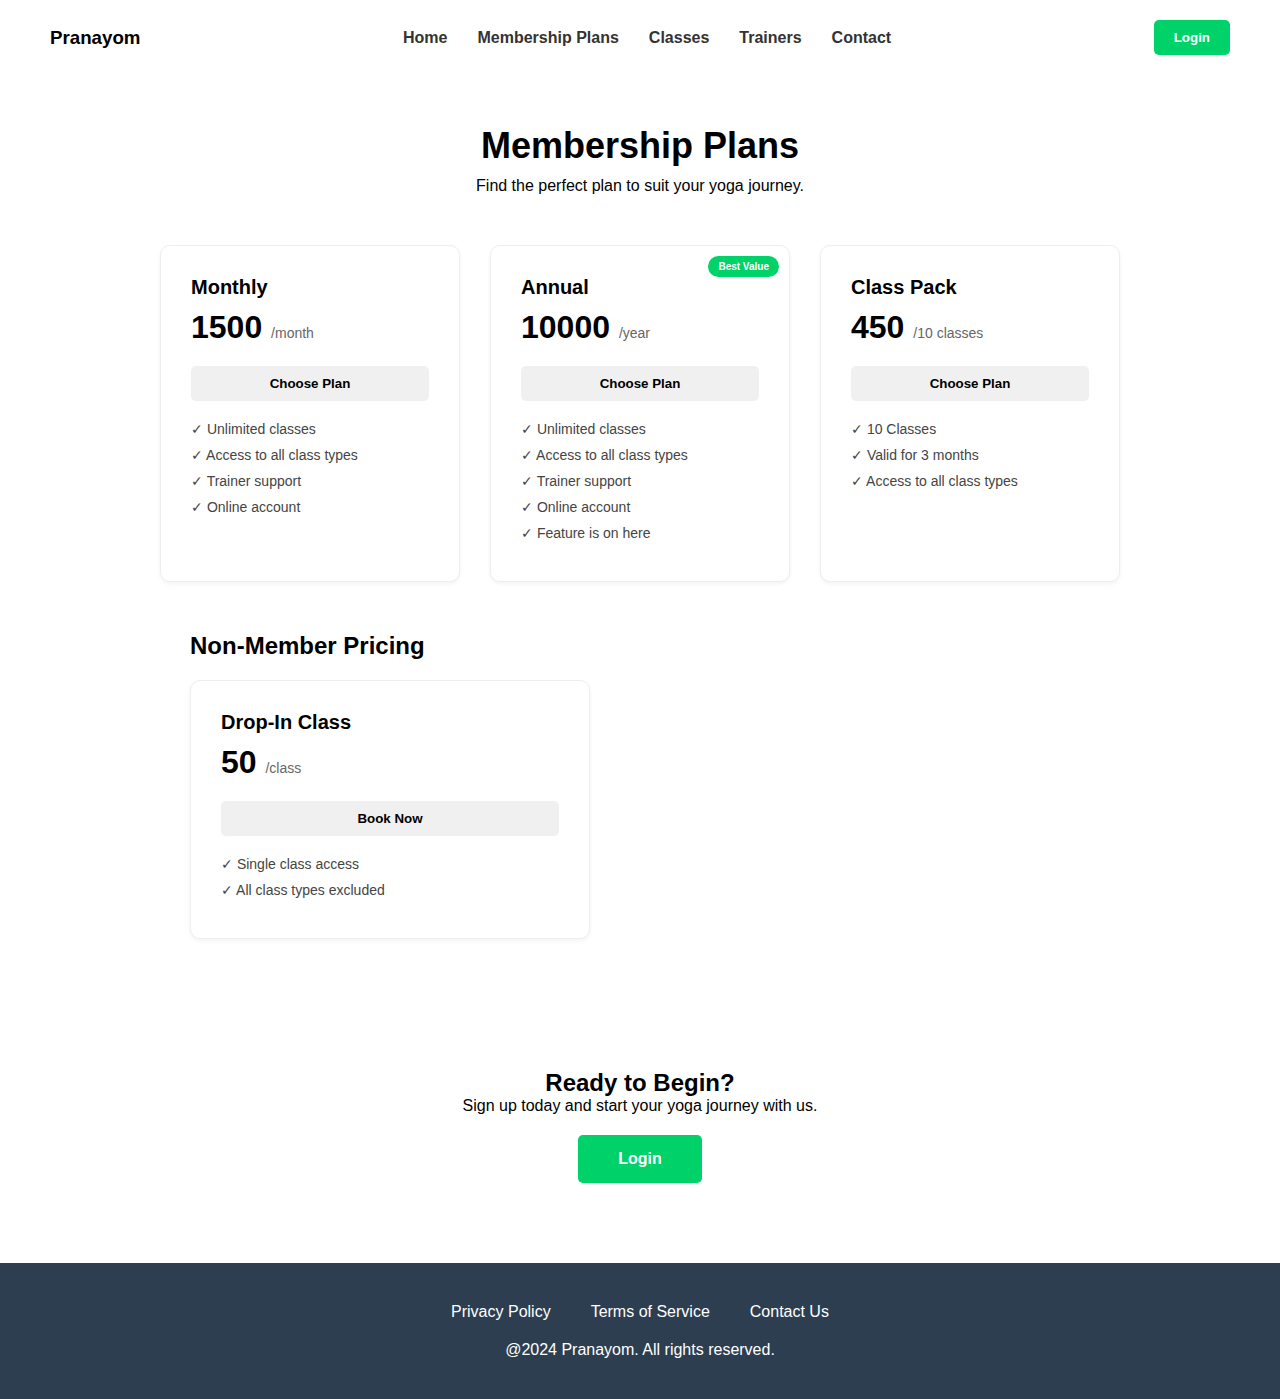
<file: membership.html>
<!DOCTYPE html>
<html lang="en">
<head>
    <meta charset="UTF-8">
    <meta name="viewport" content="width=device-width, initial-scale=1.0">
    <title>Membership Plans - Pranayom</title>
    <link rel="stylesheet" href="style.css">
</head>
<body>

    <!-- Navbar -->
    <div class="navbar">
        <div class="logo">
            <h3><a href="index.html">Pranayom</a></h3>
        </div>
        <div class="list">
            <li><a href="index.html">Home</a></li>
            <li><a href="membership.html">Membership Plans</a></li>
            <li><a href="#">Classes</a></li>
            <li><a href="#">Trainers</a></li>
            <li><a href="#">Contact</a></li>
        </div>
        <button class="btn-login" onclick="window.location.href='login.html'">Login</button>
    </div>

    <!-- Membership Header -->
    <div class="page-header">
        <h1>Membership Plans</h1>
        <p>Find the perfect plan to suit your yoga journey.</p>
    </div>

    <!-- Pricing Cards -->
    <div class="pricing-container">
        <!-- Monthly -->
        <div class="pricing-card">
            <h3>Monthly</h3>
            <div class="price">1500 <span class="period">/month</span></div>
            <button class="btn-choose">Choose Plan</button>
            <ul class="features">
                <li>✓ Unlimited classes</li>
                <li>✓ Access to all class types</li>
                <li>✓ Trainer support</li>
                <li>✓ Online account</li>
            </ul>
        </div>

        <!-- Annual -->
        <div class="pricing-card">
            <div class="best-value">Best Value</div>
            <h3>Annual</h3>
            <div class="price">10000 <span class="period">/year</span></div>
            <button class="btn-choose">Choose Plan</button>
            <ul class="features">
                <li>✓ Unlimited classes</li>
                <li>✓ Access to all class types</li>
                <li>✓ Trainer support</li>
                <li>✓ Online account</li>
                <li>✓ Feature is on here</li>
            </ul>
        </div>

        <!-- Class Pack -->
        <div class="pricing-card">
            <h3>Class Pack</h3>
            <div class="price">450 <span class="period">/10 classes</span></div>
            <button class="btn-choose">Choose Plan</button>
            <ul class="features">
                <li>✓ 10 Classes</li>
                <li>✓ Valid for 3 months</li>
                <li>✓ Access to all class types</li>
            </ul>
        </div>
    </div>

    <!-- Non-Member Pricing -->
    <div class="non-member-section">
        <h2>Non-Member Pricing</h2>
        <div class="pricing-card wide-card">
            <h3>Drop-In Class</h3>
            <div class="price">50 <span class="period">/class</span></div>
            <button class="btn-choose">Book Now</button>
            <ul class="features">
                <li>✓ Single class access</li>
                <li>✓ All class types excluded</li>
            </ul>
        </div>
    </div>

    <!-- CTA Section -->
    <div class="cta-section">
        <h2>Ready to Begin?</h2>
        <p>Sign up today and start your yoga journey with us.</p>
        <button class="btn-login" style="padding: 15px 40px; font-size: 16px; margin-top: 20px;" onclick="window.location.href='login.html'">Login</button>
    </div>

    <!-- Footer -->
    <footer>
        <div class="footer-links">
            <span>Privacy Policy</span>
            <span>Terms of Service</span>
            <span>Contact Us</span>
        </div>
        <p>@2024 Pranayom. All rights reserved.</p>
    </footer>

</body>
</html>
</file>
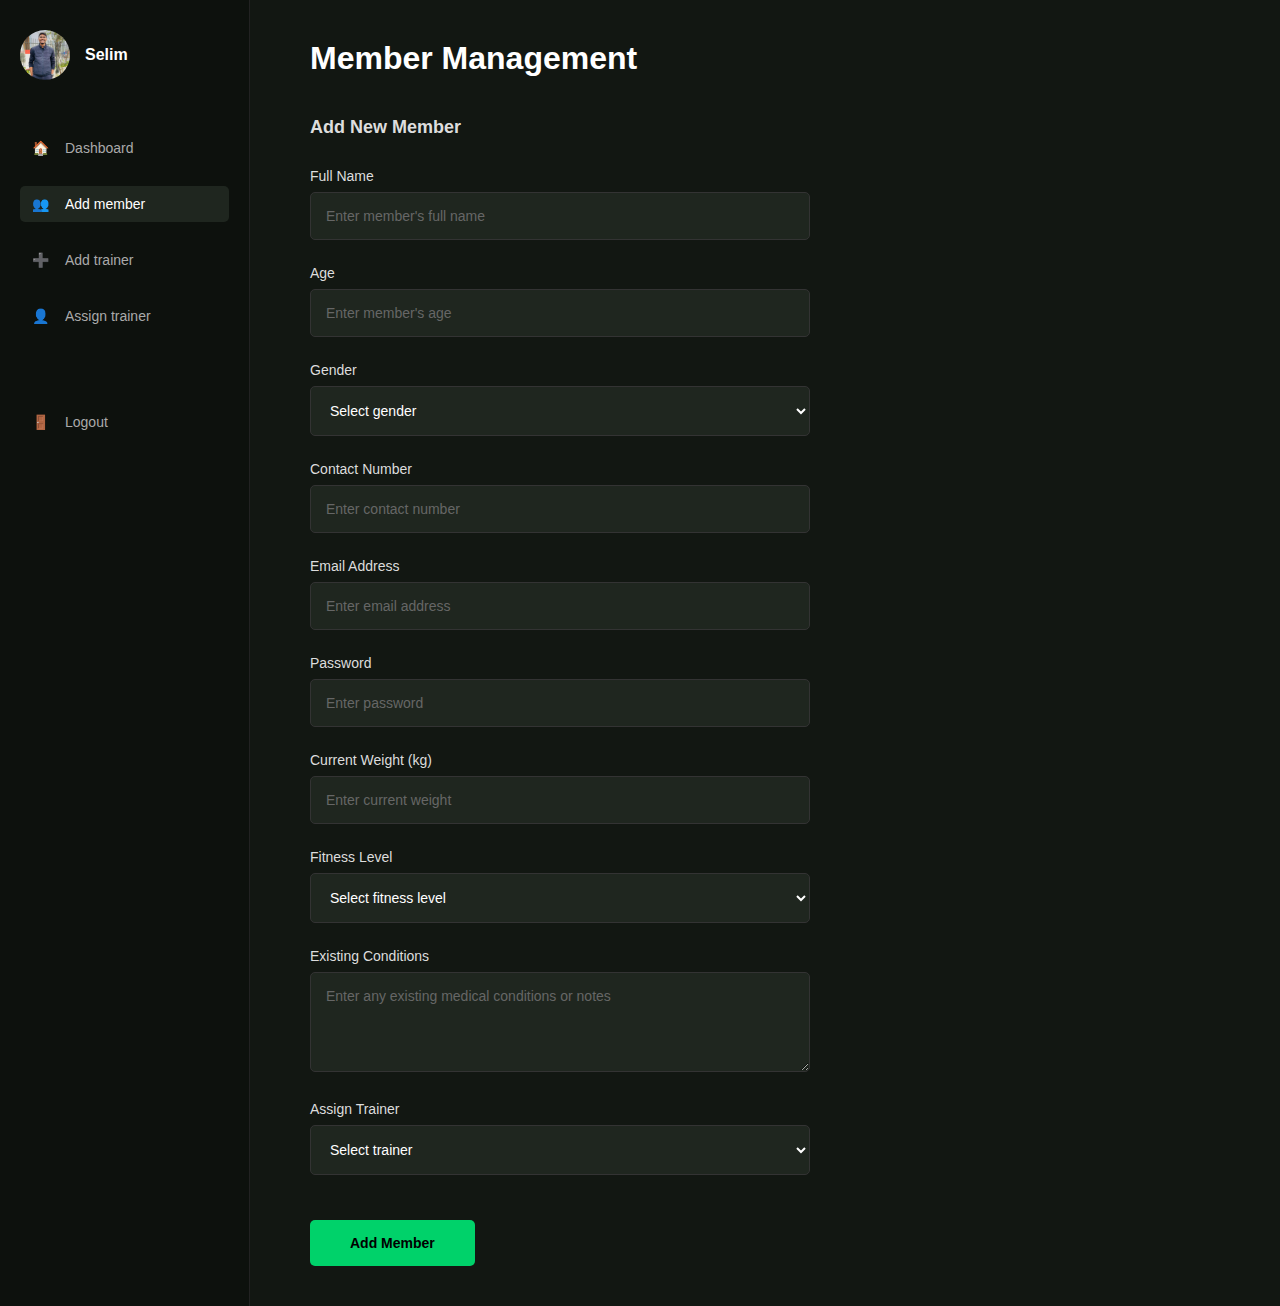
<file: admin/add_member.html>
<!DOCTYPE html>
<html lang="en">
  <head>
    <meta charset="UTF-8" />
    <meta name="viewport" content="width=device-width, initial-scale=1.0" />
    <title>Member Management - Pranayom</title>
    <style>
      * {
        margin: 0;
        padding: 0;
        box-sizing: border-box;
        font-family: sans-serif;
      }

      body {
        background-color: #121712;
        color: white;
        display: flex;
        min-height: 100vh;
      }

      /* Sidebar */
      .sidebar {
        width: 250px;
        background-color: #0d110d;
        padding: 30px 20px;
        border-right: 1px solid #222;
      }

      .user-profile {
        display: flex;
        align-items: center;
        gap: 15px;
        margin-bottom: 50px;
      }

      .avatar {
        width: 50px;
        height: 50px;
        border-radius: 50%;
        background-color: #333;
        overflow: hidden;
      }

      .avatar img {
        width: 100%;
        height: 100%;
        object-fit: cover;
      }

      .user-name {
        font-weight: bold;
        font-size: 16px;
      }

      .menu {
        display: flex;
        flex-direction: column;
        gap: 20px;
      }

      .menu-item {
        display: flex;
        align-items: center;
        gap: 15px;
        color: #aaa;
        text-decoration: none;
        font-size: 14px;
        padding: 10px;
        border-radius: 5px;
        transition: 0.3s;
      }

      .menu-item:hover,
      .menu-item.active {
        background-color: #1f261f;
        color: white;
      }

      .icon {
        width: 20px;
        text-align: center;
      }

      /* Main Content */
      .main-content {
        flex: 1;
        padding: 40px 60px;
      }

      h1 {
        font-size: 32px;
        margin-bottom: 40px;
      }

      h2 {
        font-size: 18px;
        margin-bottom: 30px;
        color: #ddd;
      }

      /* Form Styling */
      .form-container {
        max-width: 500px;
      }

      .input-group {
        margin-bottom: 25px;
      }

      .input-group label {
        display: block;
        font-size: 14px;
        margin-bottom: 8px;
        color: #ddd;
      }

      .input-field {
        width: 100%;
        background-color: #1f261f;
        border: 1px solid #333;
        padding: 15px;
        border-radius: 5px;
        color: white;
        font-size: 14px;
      }

      .input-field::placeholder {
        color: #666;
      }

      .input-field:focus {
        outline: none;
        border-color: #00d26a;
      }

      textarea.input-field {
        min-height: 100px;
        resize: vertical;
      }

      select.input-field {
        cursor: pointer;
      }

      /* Button */
      .btn-submit {
        background-color: #00d26a;
        color: black;
        font-weight: bold;
        border: none;
        padding: 15px 40px;
        border-radius: 5px;
        font-size: 14px;
        cursor: pointer;
        margin-top: 20px;
      }

      .btn-submit:hover {
        background-color: #00b85a;
      }
    </style>
  </head>
  <body>
    <!-- Sidebar -->
    <div class="sidebar">
      <div
        class="user-profile"
        onclick="location.href='profile.html'"
        style="cursor: pointer"
      >
        <div class="avatar">
          <img src="../images/Image_1544.jpeg" alt="" />
        </div>
        <div class="user-name">Selim</div>
      </div>

      <div class="menu">
        <a href="dashboard.html" class="menu-item">
          <span class="icon">🏠</span> Dashboard
        </a>
        <a href="#" class="menu-item active">
          <span class="icon">👥</span> Add member
        </a>
        <a href="add_trainer.html" class="menu-item">
          <span class="icon">➕</span> Add trainer
        </a>
        <a href="assign_trainer.html" class="menu-item">
          <span class="icon">👤</span> Assign trainer
        </a>
        <a href="login.html" class="menu-item" style="margin-top: 50px">
          <span class="icon">🚪</span> Logout
        </a>
      </div>
    </div>

    <!-- Main Content -->
    <div class="main-content">
      <h1>Member Management</h1>
      <h2>Add New Member</h2>

      <div class="form-container">
        <div class="input-group">
          <label>Full Name</label>
          <input
            type="text"
            class="input-field"
            placeholder="Enter member's full name"
          />
        </div>

        <div class="input-group">
          <label>Age</label>
          <input
            type="text"
            class="input-field"
            placeholder="Enter member's age"
          />
        </div>

        <div class="input-group">
          <label>Gender</label>
          <select class="input-field">
            <option value="">Select gender</option>
            <option value="male">Male</option>
            <option value="female">Female</option>
          </select>
        </div>

        <div class="input-group">
          <label>Contact Number</label>
          <input
            type="text"
            class="input-field"
            placeholder="Enter contact number"
          />
        </div>

        <div class="input-group">
          <label>Email Address</label>
          <input
            type="email"
            class="input-field"
            placeholder="Enter email address"
          />
        </div>

        <div class="input-group">
          <label>Password</label>
          <input
            type="password"
            class="input-field"
            placeholder="Enter password"
          />
        </div>

        <div class="input-group">
          <label>Current Weight (kg)</label>
          <input
            type="text"
            class="input-field"
            placeholder="Enter current weight"
          />
        </div>

        <div class="input-group">
          <label>Fitness Level</label>
          <select class="input-field">
            <option value="">Select fitness level</option>
            <option value="beginner">Beginner</option>
            <option value="intermediate">Intermediate</option>
            <option value="advanced">Advanced</option>
          </select>
        </div>

        <div class="input-group">
          <label>Existing Conditions</label>
          <textarea
            class="input-field"
            placeholder="Enter any existing medical conditions or notes"
          ></textarea>
        </div>

        <div class="input-group">
          <label>Assign Trainer</label>
          <select class="input-field">
            <option value="">Select trainer</option>
            <option value="trainer1">Trainer 1</option>
            <option value="trainer2">Trainer 2</option>
            <option value="trainer3">Trainer 3</option>
          </select>
        </div>

        <button class="btn-submit" onclick="handleSubmit()">Add Member</button>
      </div>
    </div>

    <script>
      function handleSubmit() {
        alert("Member added successfully!");
      }
    </script>
  </body>
</html>
</file>
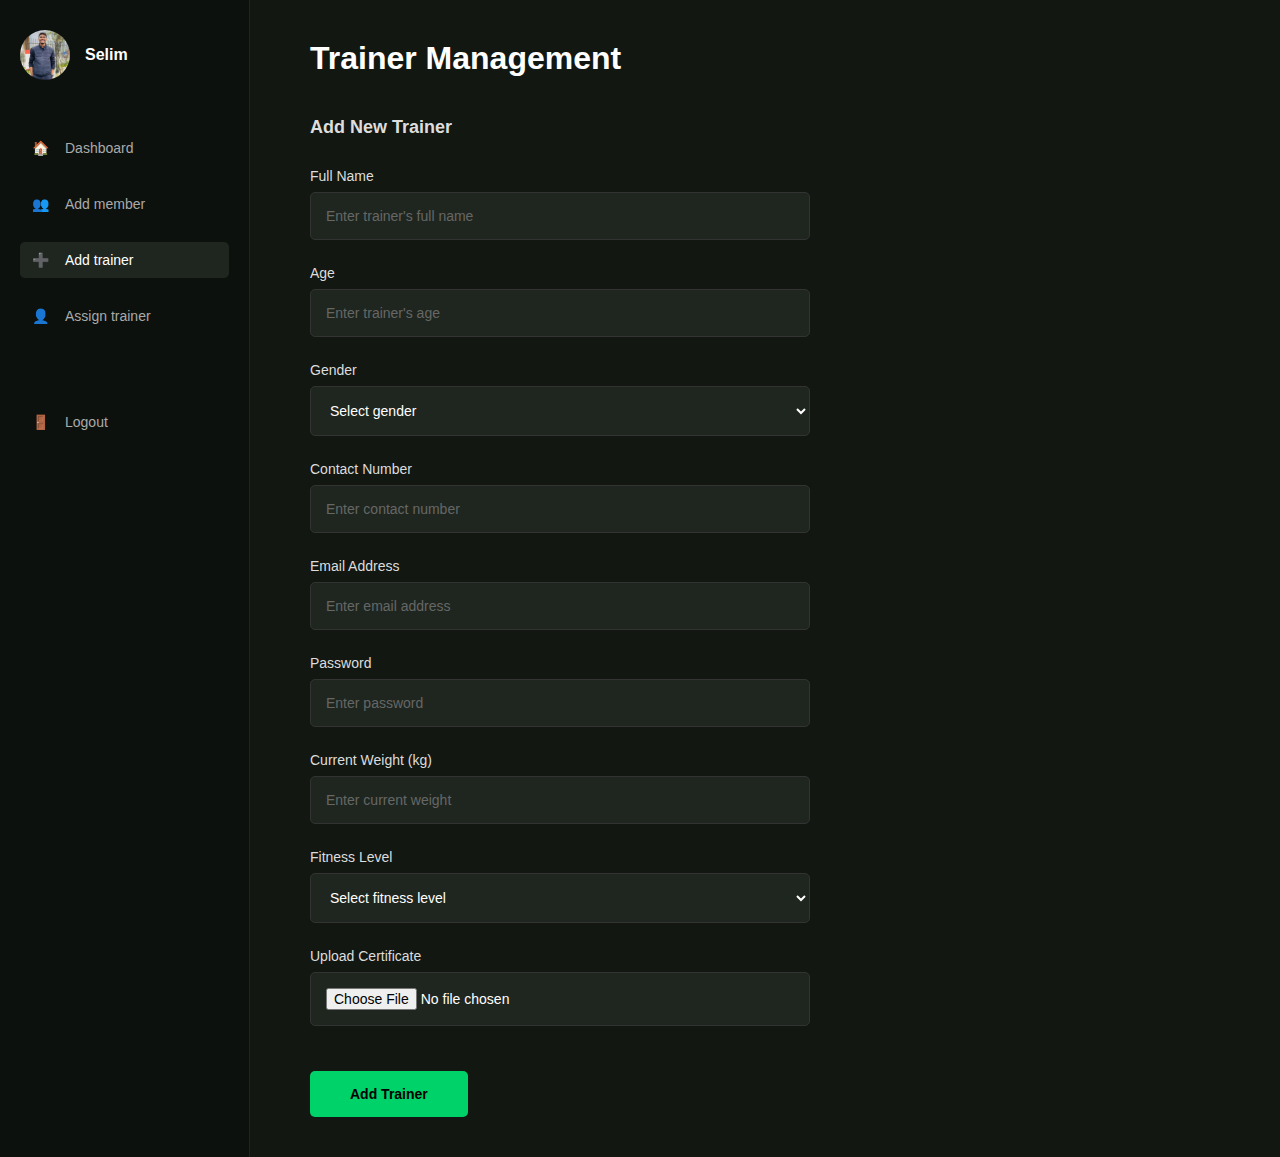
<file: admin/add_trainer.html>
<!DOCTYPE html>
<html lang="en">

<head>
  <meta charset="UTF-8" />
  <meta name="viewport" content="width=device-width, initial-scale=1.0" />
  <title>Trainer Management - Pranayom</title>
  <style>
    * {
      margin: 0;
      padding: 0;
      box-sizing: border-box;
      font-family: sans-serif;
    }

    body {
      background-color: #121712;
      color: white;
      display: flex;
      min-height: 100vh;
    }

    /* Sidebar */
    .sidebar {
      width: 250px;
      background-color: #0d110d;
      padding: 30px 20px;
      border-right: 1px solid #222;
    }

    .user-profile {
      display: flex;
      align-items: center;
      gap: 15px;
      margin-bottom: 50px;
    }

    .avatar {
      width: 50px;
      height: 50px;
      border-radius: 50%;
      background-color: #333;
      overflow: hidden;
    }

    .avatar img {
      width: 100%;
      height: 100%;
      object-fit: cover;
    }

    .user-name {
      font-weight: bold;
      font-size: 16px;
    }

    .menu {
      display: flex;
      flex-direction: column;
      gap: 20px;
    }

    .menu-item {
      display: flex;
      align-items: center;
      gap: 15px;
      color: #aaa;
      text-decoration: none;
      font-size: 14px;
      padding: 10px;
      border-radius: 5px;
      transition: 0.3s;
    }

    .menu-item:hover,
    .menu-item.active {
      background-color: #1f261f;
      color: white;
    }

    .icon {
      width: 20px;
      text-align: center;
    }

    /* Main Content */
    .main-content {
      flex: 1;
      padding: 40px 60px;
    }

    h1 {
      font-size: 32px;
      margin-bottom: 40px;
    }

    h2 {
      font-size: 18px;
      margin-bottom: 30px;
      color: #ddd;
    }

    /* Form Styling */
    .form-container {
      max-width: 500px;
    }

    .input-group {
      margin-bottom: 25px;
    }

    .input-group label {
      display: block;
      font-size: 14px;
      margin-bottom: 8px;
      color: #ddd;
    }

    .input-field {
      width: 100%;
      background-color: #1f261f;
      border: 1px solid #333;
      padding: 15px;
      border-radius: 5px;
      color: white;
      font-size: 14px;
    }

    .input-field::placeholder {
      color: #666;
    }

    .input-field:focus {
      outline: none;
      border-color: #00d26a;
    }

    select.input-field {
      cursor: pointer;
    }

    /* Button */
    .btn-submit {
      background-color: #00d26a;
      color: black;
      font-weight: bold;
      border: none;
      padding: 15px 40px;
      border-radius: 5px;
      font-size: 14px;
      cursor: pointer;
      margin-top: 20px;
    }

    .btn-submit:hover {
      background-color: #00b85a;
    }
  </style>
</head>

<body>
  <!-- Sidebar -->
  <div class="sidebar">
    <div class="user-profile" onclick="location.href='profile.html'" style="cursor: pointer">
      <div class="avatar">
        <img src="../images/Image_1544.jpeg" alt="" />
      </div>
      <div class="user-name">Selim</div>
    </div>

    <div class="menu">
      <a href="dashboard.html" class="menu-item">
        <span class="icon">🏠</span> Dashboard
      </a>
      <a href="add_member.html" class="menu-item">
        <span class="icon">👥</span> Add member
      </a>
      <a href="#" class="menu-item active">
        <span class="icon">➕</span> Add trainer
      </a>
      <a href="assign_trainer.html" class="menu-item">
        <span class="icon">👤</span> Assign trainer
      </a>
      <a href="login.html" class="menu-item" style="margin-top: 50px">
        <span class="icon">🚪</span> Logout
      </a>
    </div>
  </div>

  <!-- Main Content -->
  <div class="main-content">
    <h1>Trainer Management</h1>
    <h2>Add New Trainer</h2>

    <div class="form-container">
      <div class="input-group">
        <label>Full Name</label>
        <input type="text" class="input-field" placeholder="Enter trainer's full name" />
      </div>

      <div class="input-group">
        <label>Age</label>
        <input type="text" class="input-field" placeholder="Enter trainer's age" />
      </div>

      <div class="input-group">
        <label>Gender</label>
        <select class="input-field">
          <option value="">Select gender</option>
          <option value="male">Male</option>
          <option value="female">Female</option>
          <option value="other">Other</option>
        </select>
      </div>

      <div class="input-group">
        <label>Contact Number</label>
        <input type="text" class="input-field" placeholder="Enter contact number" />
      </div>

      <div class="input-group">
        <label>Email Address</label>
        <input type="email" class="input-field" placeholder="Enter email address" />
      </div>

      <div class="input-group">
        <label>Password</label>
        <input type="password" class="input-field" placeholder="Enter password" />
      </div>

      <div class="input-group">
        <label>Current Weight (kg)</label>
        <input type="text" class="input-field" placeholder="Enter current weight" />
      </div>

      <div class="input-group">
        <label>Fitness Level</label>
        <select class="input-field">
          <option value="">Select fitness level</option>
          <option value="beginner">Beginner</option>
          <option value="intermediate">Intermediate</option>
          <option value="advanced">Advanced</option>
        </select>
      </div>

      <div class="input-group">
        <label>Upload Certificate</label>
        <input type="file" class="input-field" accept=".pdf,.jpg,.jpeg,.png" />
      </div>

      <button class="btn-submit" onclick="handleSubmit()">Add Trainer</button>
    </div>
  </div>

  <script>
    function handleSubmit() {
      alert("Trainer added successfully!");
    }
  </script>
</body>

</html>
</file>
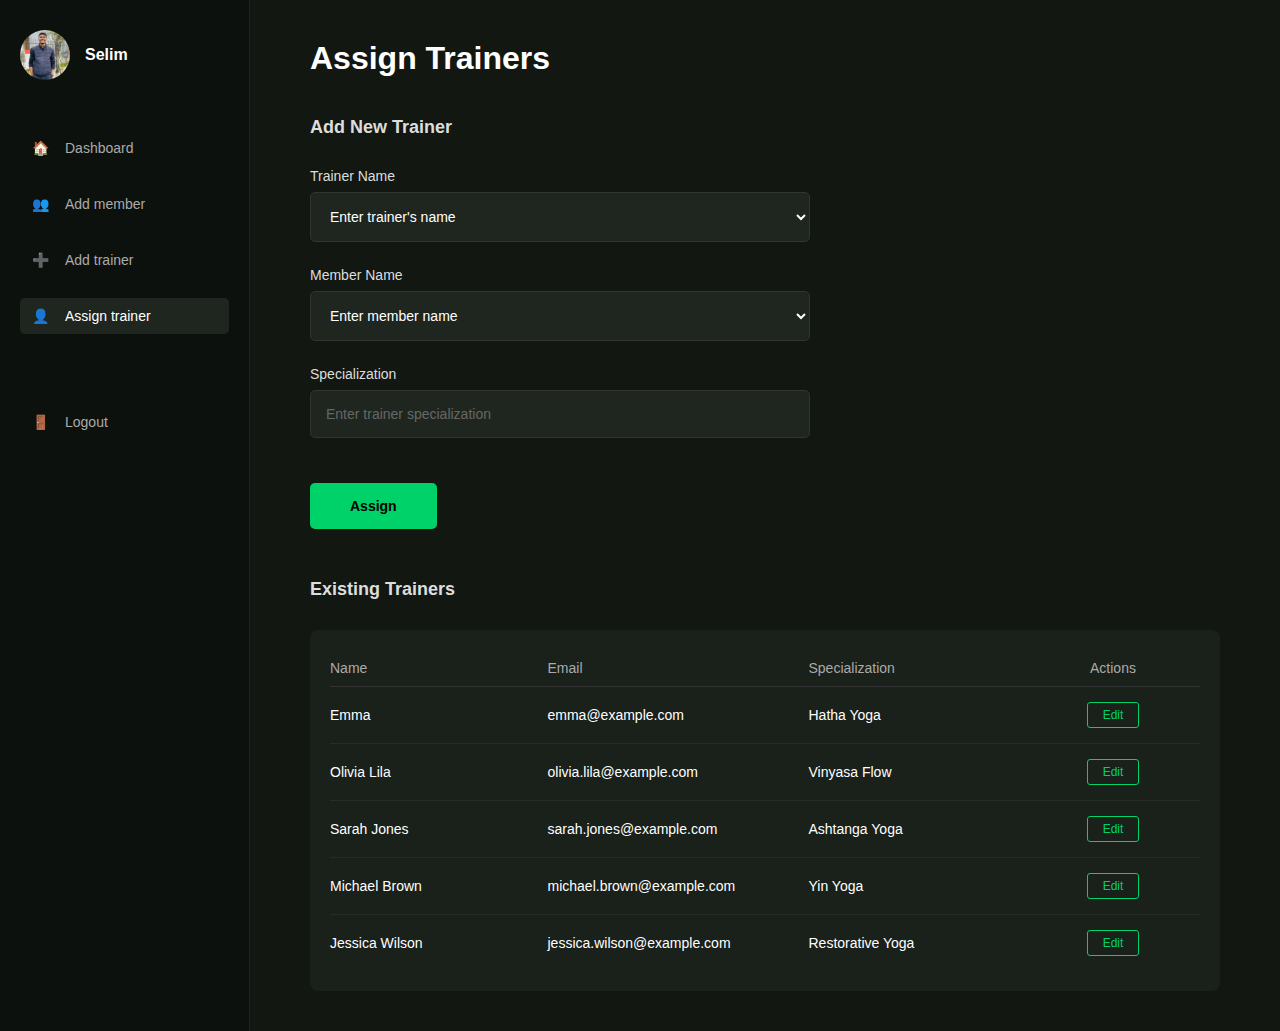
<file: admin/assign_trainer.html>
<!DOCTYPE html>
<html lang="en">
  <head>
    <meta charset="UTF-8" />
    <meta name="viewport" content="width=device-width, initial-scale=1.0" />
    <title>Assign Trainer - Pranayom</title>
    <style>
      * {
        margin: 0;
        padding: 0;
        box-sizing: border-box;
        font-family: sans-serif;
      }

      body {
        background-color: #121712;
        color: white;
        display: flex;
        min-height: 100vh;
      }

      /* Sidebar */
      .sidebar {
        width: 250px;
        background-color: #0d110d;
        padding: 30px 20px;
        border-right: 1px solid #222;
      }

      .user-profile {
        display: flex;
        align-items: center;
        gap: 15px;
        margin-bottom: 50px;
      }

      .avatar {
        width: 50px;
        height: 50px;
        border-radius: 50%;
        background-color: #333;
        overflow: hidden;
      }

      .avatar img {
        width: 100%;
        height: 100%;
        object-fit: cover;
      }

      .user-name {
        font-weight: bold;
        font-size: 16px;
      }

      .menu {
        display: flex;
        flex-direction: column;
        gap: 20px;
      }

      .menu-item {
        display: flex;
        align-items: center;
        gap: 15px;
        color: #aaa;
        text-decoration: none;
        font-size: 14px;
        padding: 10px;
        border-radius: 5px;
        transition: 0.3s;
      }

      .menu-item:hover,
      .menu-item.active {
        background-color: #1f261f;
        color: white;
      }

      .icon {
        width: 20px;
        text-align: center;
      }

      /* Main Content */
      .main-content {
        flex: 1;
        padding: 40px 60px;
      }

      h1 {
        font-size: 32px;
        margin-bottom: 40px;
      }

      h2 {
        font-size: 18px;
        margin-bottom: 30px;
        color: #ddd;
      }

      /* Form Styling */
      .form-container {
        max-width: 500px;
        margin-bottom: 50px;
      }

      .input-group {
        margin-bottom: 25px;
      }

      .input-group label {
        display: block;
        font-size: 14px;
        margin-bottom: 8px;
        color: #ddd;
      }

      .input-field {
        width: 100%;
        background-color: #1f261f;
        border: 1px solid #333;
        padding: 15px;
        border-radius: 5px;
        color: white;
        font-size: 14px;
      }

      .input-field::placeholder {
        color: #666;
      }

      .input-field:focus {
        outline: none;
        border-color: #00d26a;
      }

      select.input-field {
        cursor: pointer;
      }

      /* Button */
      .btn-submit {
        background-color: #00d26a;
        color: black;
        font-weight: bold;
        border: none;
        padding: 15px 40px;
        border-radius: 5px;
        font-size: 14px;
        cursor: pointer;
        margin-top: 20px;
      }

      .btn-submit:hover {
        background-color: #00b85a;
      }

      /* Table Styling */
      .table-section {
        margin-top: 50px;
      }

      .table-container {
        background-color: #1a201a;
        border-radius: 8px;
        padding: 20px;
      }

      .trainer-table {
        width: 100%;
        border-collapse: collapse;
        font-size: 14px;
      }

      .trainer-table th {
        text-align: left;
        border-bottom: 1px solid #333;
        padding: 10px 0;
        color: #aaa;
        font-weight: normal;
      }

      .trainer-table td {
        padding: 15px 0;
        border-bottom: 1px solid #2a2a2a;
      }

      .trainer-table tr:last-child td {
        border-bottom: none;
      }

      .btn-edit {
        background-color: transparent;
        color: #00d26a;
        border: 1px solid #00d26a;
        padding: 5px 15px;
        border-radius: 3px;
        font-size: 12px;
        cursor: pointer;
      }

      .btn-edit:hover {
        background-color: #00d26a;
        color: black;
      }
    </style>
  </head>
  <body>
    <!-- Sidebar -->
    <div class="sidebar">
      <div
        class="user-profile"
        onclick="location.href='profile.html'"
        style="cursor: pointer"
      >
        <div class="avatar">
          <img src="../images/Image_1544.jpeg" alt="" />
        </div>
        <div class="user-name">Selim</div>
      </div>

      <div class="menu">
        <a href="dashboard.html" class="menu-item">
          <span class="icon">🏠</span> Dashboard
        </a>
        <a href="add_member.html" class="menu-item">
          <span class="icon">👥</span> Add member
        </a>
        <a href="add_trainer.html" class="menu-item">
          <span class="icon">➕</span> Add trainer
        </a>
        <a href="#" class="menu-item active">
          <span class="icon">👤</span> Assign trainer
        </a>
        <a href="login.html" class="menu-item" style="margin-top: 50px">
          <span class="icon">🚪</span> Logout
        </a>
      </div>
    </div>

    <!-- Main Content -->
    <div class="main-content">
      <h1>Assign Trainers</h1>
      <h2>Add New Trainer</h2>

      <div class="form-container">
        <div class="input-group">
          <label>Trainer Name</label>
          <select class="input-field">
            <option value="">Enter trainer's name</option>
            <option value="john">John Smith</option>
            <option value="sarah">Sarah Johnson</option>
            <option value="mike">Mike Williams</option>
            <option value="emily">Emily Brown</option>
          </select>
        </div>

        <div class="input-group">
          <label>Member Name</label>
          <select class="input-field">
            <option value="">Enter member name</option>
            <option value="olivia">Olivia Davis</option>
            <option value="noah">Noah Carter</option>
            <option value="emma">Emma Wilson</option>
            <option value="liam">Liam Martinez</option>
            <option value="sophia">Sophia Anderson</option>
          </select>
        </div>

        <div class="input-group">
          <label>Specialization</label>
          <input
            type="text"
            class="input-field"
            placeholder="Enter trainer specialization"
          />
        </div>

        <button class="btn-submit" onclick="handleAssign()">Assign</button>
      </div>

      <div class="table-section">
        <h2>Existing Trainers</h2>
        <div class="table-container">
          <table class="trainer-table">
            <thead>
              <tr>
                <th width="25%">Name</th>
                <th width="30%">Email</th>
                <th width="25%">Specialization</th>
                <th width="20%" style="text-align: center">Actions</th>
              </tr>
            </thead>
            <tbody>
              <tr>
                <td>Emma</td>
                <td>emma@example.com</td>
                <td>Hatha Yoga</td>
                <td style="text-align: center">
                  <button class="btn-edit" onclick="handleEdit('Emma')">
                    Edit
                  </button>
                </td>
              </tr>
              <tr>
                <td>Olivia Lila</td>
                <td>olivia.lila@example.com</td>
                <td>Vinyasa Flow</td>
                <td style="text-align: center">
                  <button class="btn-edit" onclick="handleEdit('Olivia Lila')">
                    Edit
                  </button>
                </td>
              </tr>
              <tr>
                <td>Sarah Jones</td>
                <td>sarah.jones@example.com</td>
                <td>Ashtanga Yoga</td>
                <td style="text-align: center">
                  <button class="btn-edit" onclick="handleEdit('Sarah Jones')">
                    Edit
                  </button>
                </td>
              </tr>
              <tr>
                <td>Michael Brown</td>
                <td>michael.brown@example.com</td>
                <td>Yin Yoga</td>
                <td style="text-align: center">
                  <button
                    class="btn-edit"
                    onclick="handleEdit('Michael Brown')"
                  >
                    Edit
                  </button>
                </td>
              </tr>
              <tr>
                <td>Jessica Wilson</td>
                <td>jessica.wilson@example.com</td>
                <td>Restorative Yoga</td>
                <td style="text-align: center">
                  <button
                    class="btn-edit"
                    onclick="handleEdit('Jessica Wilson')"
                  >
                    Edit
                  </button>
                </td>
              </tr>
            </tbody>
          </table>
        </div>
      </div>
    </div>

    <script>
      function handleAssign() {
        alert("Trainer assigned successfully!");
      }

      function handleEdit(name) {
        alert("Editing trainer: " + name);
      }
    </script>
  </body>
</html>
</file>
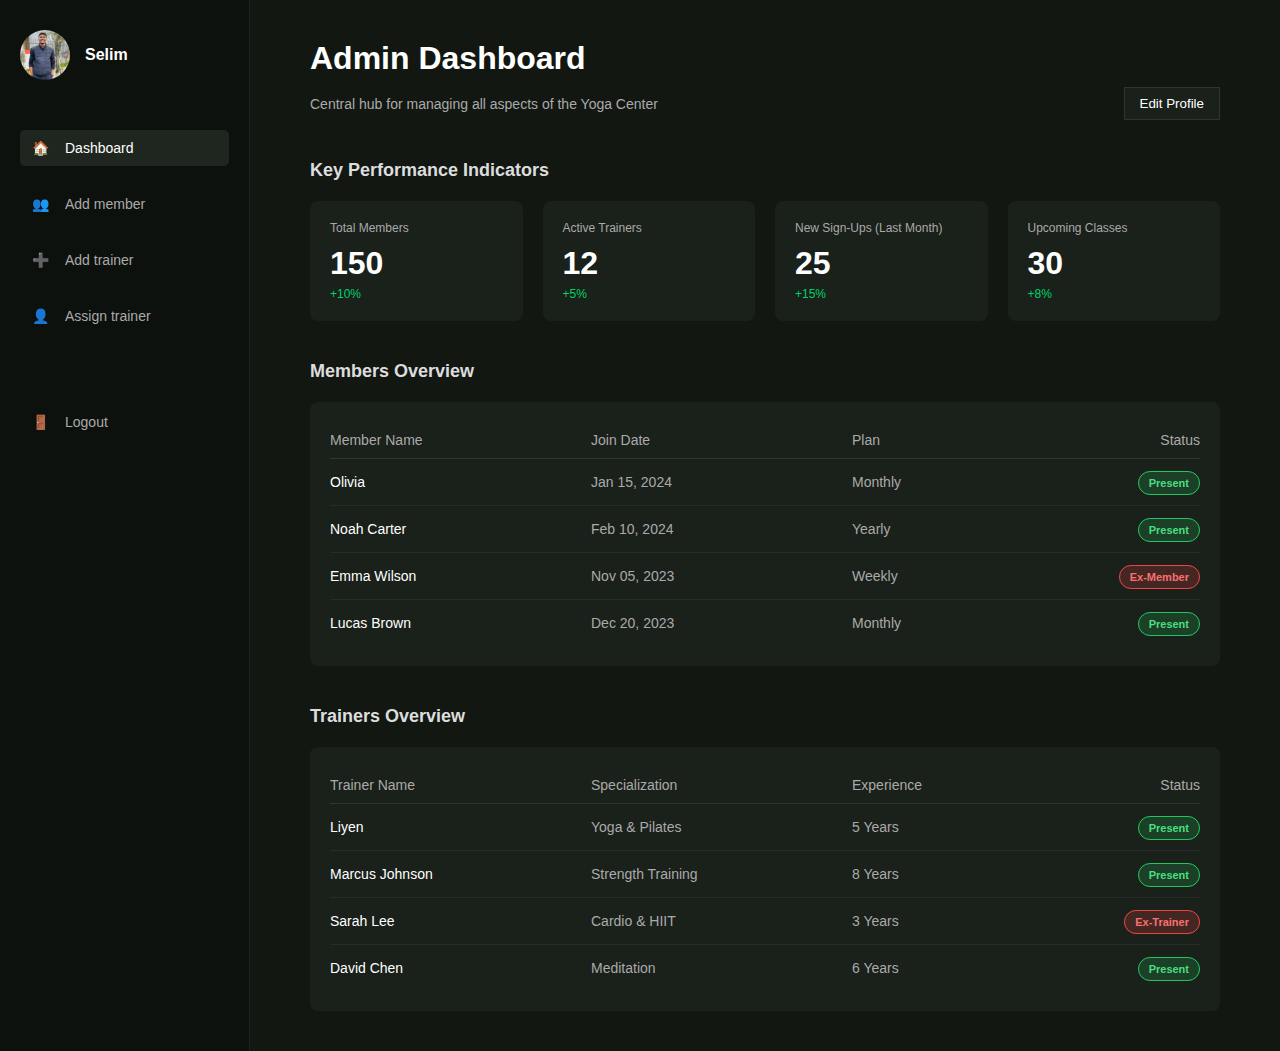
<file: admin/dashboard.html>
<!DOCTYPE html>
<html lang="en">

<head>
  <meta charset="UTF-8" />
  <meta name="viewport" content="width=device-width, initial-scale=1.0" />
  <title>Admin Dashboard - Pranayom</title>
  <style>
    * {
      margin: 0;
      padding: 0;
      box-sizing: border-box;
      font-family: sans-serif;
    }

    body {
      background-color: #121712;
      color: white;
      display: flex;
      min-height: 100vh;
    }

    /* Sidebar */
    .sidebar {
      width: 250px;
      background-color: #0d110d;
      padding: 30px 20px;
      border-right: 1px solid #222;
    }

    .user-profile {
      display: flex;
      align-items: center;
      gap: 15px;
      margin-bottom: 50px;
    }

    .avatar {
      width: 50px;
      height: 50px;
      border-radius: 50%;
      background-color: #333;
      overflow: hidden;
    }

    .avatar img {
      width: 100%;
      height: 100%;
      object-fit: cover;
    }

    .user-name {
      font-weight: bold;
      font-size: 16px;
    }

    .menu {
      display: flex;
      flex-direction: column;
      gap: 20px;
    }

    .menu-item {
      display: flex;
      align-items: center;
      gap: 15px;
      color: #aaa;
      text-decoration: none;
      font-size: 14px;
      padding: 10px;
      border-radius: 5px;
      transition: 0.3s;
    }

    .menu-item:hover,
    .menu-item.active {
      background-color: #1f261f;
      color: white;
    }

    .icon {
      width: 20px;
      text-align: center;
    }

    /* Main Content */
    .main-content {
      flex: 1;
      padding: 40px 60px;
    }

    h1 {
      font-size: 32px;
      margin-bottom: 10px;
    }

    .subHeader {
      color: #aaa;
      font-size: 14px;
      margin-bottom: 40px;
    }

    h2 {
      font-size: 18px;
      margin-bottom: 20px;
      color: #ddd;
    }

    /* KPI Cards */
    .kpiContainer {
      display: flex;
      gap: 20px;
      margin-bottom: 40px;
    }

    .kpiCard {
      flex: 1;
      background-color: #1a201a;
      padding: 20px;
      border-radius: 8px;
    }

    .kpiLabel {
      font-size: 12px;
      color: #aaa;
      margin-bottom: 10px;
    }

    .kpiValue {
      font-size: 32px;
      font-weight: bold;
      margin-bottom: 5px;
    }

    .kpiChange {
      font-size: 12px;
      color: #00d26a;
    }

    /* Activity Table */
    .tableContainer {
      background-color: #1a201a;
      border-radius: 8px;
      padding: 20px;
    }

    .activityTable {
      width: 100%;
      border-collapse: collapse;
      font-size: 14px;
    }

    .activityTable th {
      text-align: left;
      border-bottom: 1px solid #333;
      padding: 10px 0;
      color: #aaa;
      font-weight: normal;
    }

    .activityTable td {
      padding: 15px 0;
      border-bottom: 1px solid #2a2a2a;
    }

    .activityTable tr:last-child td {
      border-bottom: none;
    }

    .detailText {
      color: #aaa;
    }

    .status-badge {
      padding: 5px 10px;
      border-radius: 12px;
      font-size: 11px;
      font-weight: bold;
    }

    .status-present {
      background-color: rgba(34, 197, 94, 0.2);
      color: #4ade80;
      border: 1px solid #22c55e;
    }

    .status-ex {
      background-color: rgba(239, 68, 68, 0.2);
      color: #f87171;
      border: 1px solid #ef4444;
    }
  </style>
</head>

<body>
  <!-- Sidebar -->
  <div class="sidebar">
    <div class="user-profile" onclick="location.href='profile.html'" style="cursor: pointer">
      <div class="avatar">
        <img src="../images/Image_1544.jpeg" alt="" />
      </div>
      <div class="user-name">Selim</div>
    </div>

    <div class="menu">
      <a href="#" class="menu-item active">
        <span class="icon">🏠</span> Dashboard
      </a>
      <a href="add_member.html" class="menu-item">
        <span class="icon">👥</span> Add member
      </a>
      <a href="add_trainer.html" class="menu-item">
        <span class="icon">➕</span> Add trainer
      </a>
      <a href="assign_trainer.html" class="menu-item">
        <span class="icon">👤</span> Assign trainer
      </a>
      <a href="login.html" class="menu-item" style="margin-top: 50px">
        <span class="icon">🚪</span> Logout
      </a>
    </div>
  </div>

  <!-- Main Content -->
  <div class="main-content">
    <h1>Admin Dashboard</h1>
    <div class="subHeader" style="
          display: flex;
          justify-content: space-between;
          align-items: center;
        ">
      <span>Central hub for managing all aspects of the Yoga Center</span>
      <button class="action-btn" onclick="location.href='profile.html'" style="
            padding: 8px 15px;
            background-color: #1a201a;
            border: 1px solid #333;
            color: white;
          ">
        Edit Profile
      </button>
    </div>

    <h2>Key Performance Indicators</h2>
    <div class="kpiContainer">
      <div class="kpiCard">
        <div class="kpiLabel">Total Members</div>
        <div class="kpiValue">150</div>
        <div class="kpiChange">+10%</div>
      </div>
      <div class="kpiCard">
        <div class="kpiLabel">Active Trainers</div>
        <div class="kpiValue">12</div>
        <div class="kpiChange">+5%</div>
      </div>
      <div class="kpiCard">
        <div class="kpiLabel">New Sign-Ups (Last Month)</div>
        <div class="kpiValue">25</div>
        <div class="kpiChange">+15%</div>
      </div>
      <div class="kpiCard">
        <div class="kpiLabel">Upcoming Classes</div>
        <div class="kpiValue">30</div>
        <div class="kpiChange">+8%</div>
      </div>
    </div>

    <h2>Members Overview</h2>
    <div class="tableContainer" style="margin-bottom: 40px;">
      <table class="activityTable">
        <thead>
          <tr>
            <th width="30%">Member Name</th>
            <th width="30%">Join Date</th>
            <th width="20%">Plan</th>
            <th width="20%" style="text-align: right">Status</th>
          </tr>
        </thead>
        <tbody>
          <tr>
            <td>Olivia</td>
            <td class="detailText">Jan 15, 2024</td>
            <td class="detailText">Monthly</td>
            <td style="text-align: right"><span class="status-badge status-present">Present</span></td>
          </tr>
          <tr>
            <td>Noah Carter</td>
            <td class="detailText">Feb 10, 2024</td>
            <td class="detailText">Yearly</td>
            <td style="text-align: right"><span class="status-badge status-present">Present</span></td>
          </tr>
          <tr>
            <td>Emma Wilson</td>
            <td class="detailText">Nov 05, 2023</td>
            <td class="detailText">Weekly</td>
            <td style="text-align: right"><span class="status-badge status-ex">Ex-Member</span></td>
          </tr>
          <tr>
            <td>Lucas Brown</td>
            <td class="detailText">Dec 20, 2023</td>
            <td class="detailText">Monthly</td>
            <td style="text-align: right"><span class="status-badge status-present">Present</span></td>
          </tr>
        </tbody>
      </table>
    </div>

    <h2>Trainers Overview</h2>
    <div class="tableContainer">
      <table class="activityTable">
        <thead>
          <tr>
            <th width="30%">Trainer Name</th>
            <th width="30%">Specialization</th>
            <th width="20%">Experience</th>
            <th width="20%" style="text-align: right">Status</th>
          </tr>
        </thead>
        <tbody>
          <tr>
            <td>Liyen</td>
            <td class="detailText">Yoga & Pilates</td>
            <td class="detailText">5 Years</td>
            <td style="text-align: right"><span class="status-badge status-present">Present</span></td>
          </tr>
          <tr>
            <td>Marcus Johnson</td>
            <td class="detailText">Strength Training</td>
            <td class="detailText">8 Years</td>
            <td style="text-align: right"><span class="status-badge status-present">Present</span></td>
          </tr>
          <tr>
            <td>Sarah Lee</td>
            <td class="detailText">Cardio & HIIT</td>
            <td class="detailText">3 Years</td>
            <td style="text-align: right"><span class="status-badge status-ex">Ex-Trainer</span></td>
          </tr>
          <tr>
            <td>David Chen</td>
            <td class="detailText">Meditation</td>
            <td class="detailText">6 Years</td>
            <td style="text-align: right"><span class="status-badge status-present">Present</span></td>
          </tr>
        </tbody>
      </table>
    </div>
  </div>
</body>

</html>
</file>
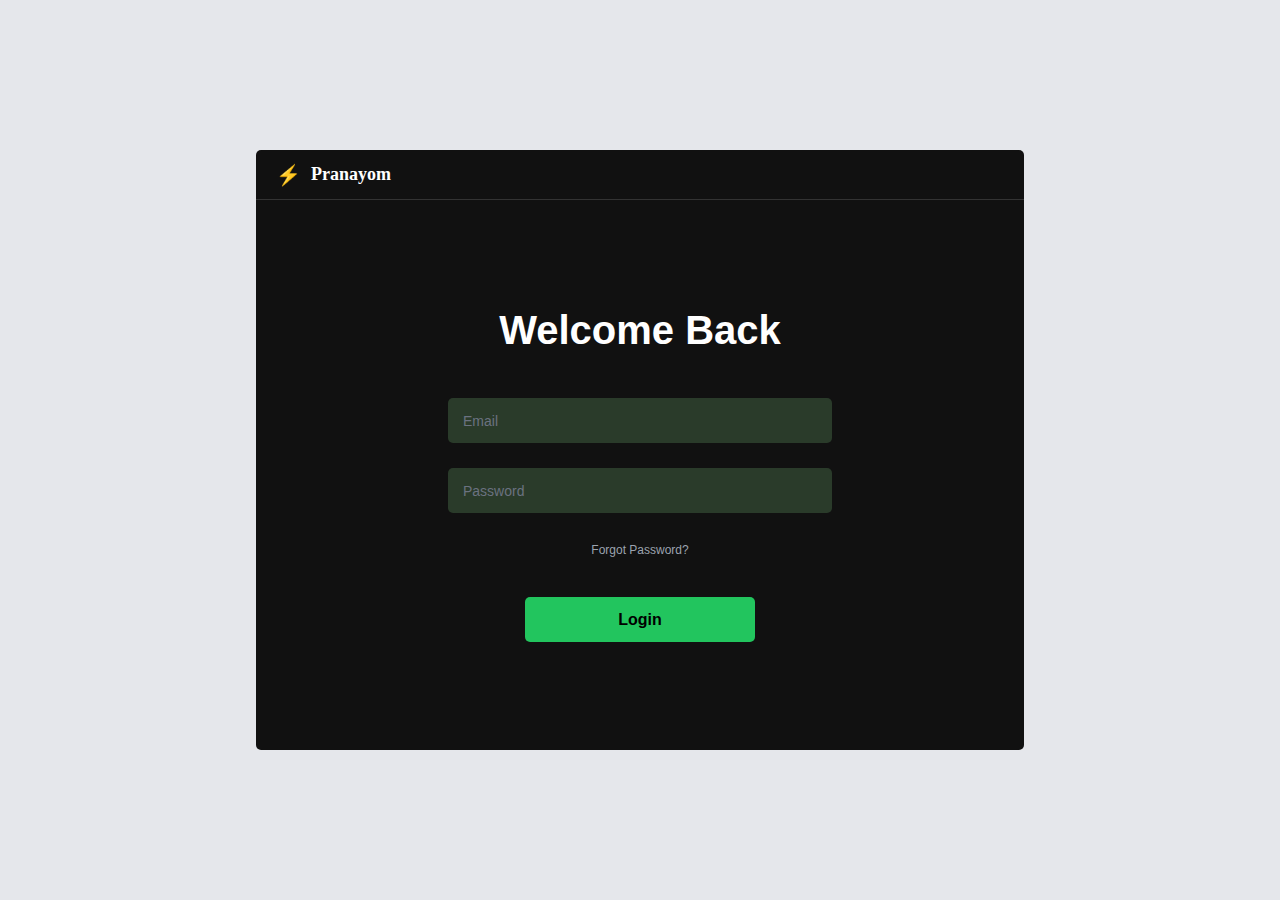
<file: admin/login.html>
<!DOCTYPE html>
<html lang="en">
  <head>
    <meta charset="UTF-8" />
    <meta name="viewport" content="width=device-width, initial-scale=1.0" />
    <title>Admin Login - Pranayom</title>
    <style>
      body {
        margin: 0;
        padding: 0;
        background-color: #e5e7eb; /* Light grey background similar to image */
        font-family: Arial, sans-serif; /* Using sans-serif to match modern design */
      }

      .mainContainer {
        width: 100%;
        height: 100vh;
        display: flex;
        justify-content: center;
        align-items: center;
      }

      .loginCard {
        background-color: #111111; /* Dark black background */
        width: 60%; /* Adjusting width to look like the design */
        height: 600px;
        border-radius: 5px;
        display: flex;
        flex-direction: column;
        color: white;
        box-sizing: border-box;
        position: relative;
      }

      /* Top Logo Area */
      .topBar {
        width: 100%;
        height: 50px;
        border-bottom: 1px solid #333;
        display: flex;
        align-items: center;
        padding-left: 20px;
        box-sizing: border-box;
      }

      .logoText {
        font-family: "Times New Roman", serif; /* Keeping logo somewhat stylized like user base */
        font-weight: bold;
        font-size: 18px;
        display: flex;
        align-items: center;
        gap: 10px;
      }

      .logoIcon {
        font-size: 20px;
      }

      /* Form Area */
      .formContainer {
        flex: 1;
        display: flex;
        flex-direction: column;
        align-items: center;
        justify-content: center;
      }

      .title {
        font-size: 40px;
        font-weight: bold;
        margin-bottom: 40px;
      }

      .inputGroup {
        display: flex;
        flex-direction: column;
        width: 50%; /* Constrained width for inputs */
        gap: 20px;
      }

      .inputWrapper {
        display: flex;
        flex-direction: column;
      }

      .input {
        background-color: #2a3b2a; /* Dark greenish/grey tone from image */
        border: none;
        height: 45px;
        border-radius: 5px;
        color: #ccc;
        padding-left: 15px;
        font-size: 14px;
        width: 100%;
        box-sizing: border-box;
        margin-top: 5px;
      }

      /* Placeholder styling workaround using labels or opacity if needed, 
           but standard placeholder is fine strictly speaking. 
           Design has text inside inputs. */
      ::placeholder {
        color: #6b7280;
      }

      .forgotPass {
        text-align: center;
        color: #9ca3af;
        font-size: 12px;
        margin-top: 10px;
        cursor: pointer;
      }

      .loginBtn {
        background-color: #22c55e; /* Bright neon green */
        color: black;
        font-weight: bold;
        border: none;
        height: 45px;
        border-radius: 5px;
        width: 30%; /* Smaller than inputs */
        margin-top: 40px;
        cursor: pointer;
        font-size: 16px;
      }

      .loginBtn:hover {
        background-color: #1ea34d;
      }
    </style>
  </head>
  <body>
    <div class="mainContainer">
      <div class="loginCard">
        <div class="topBar">
          <div class="logoText"><span class="logoIcon">⚡</span> Pranayom</div>
        </div>

        <div class="formContainer">
          <div class="title">Welcome Back</div>

          <div class="inputGroup">
            <input type="email" class="input" placeholder="Email" />
            <input type="password" class="input" placeholder="Password" />
            <div class="forgotPass">Forgot Password?</div>
          </div>

          <button type="button" class="loginBtn" onclick="handleLogin()">
            Login
          </button>
        </div>
      </div>
    </div>

    <script>
      function handleLogin() {
        // Simple interaction as requested
        const email = document.querySelector('input[type="email"]').value;
        const password = document.querySelector('input[type="password"]').value;

        if (email && password) {
          // Redirect to dashboard on successful login
          window.location.href = "dashboard.html";
        } else {
          alert("Please fill in all fields");
        }
      }
    </script>
  </body>
</html>
</file>
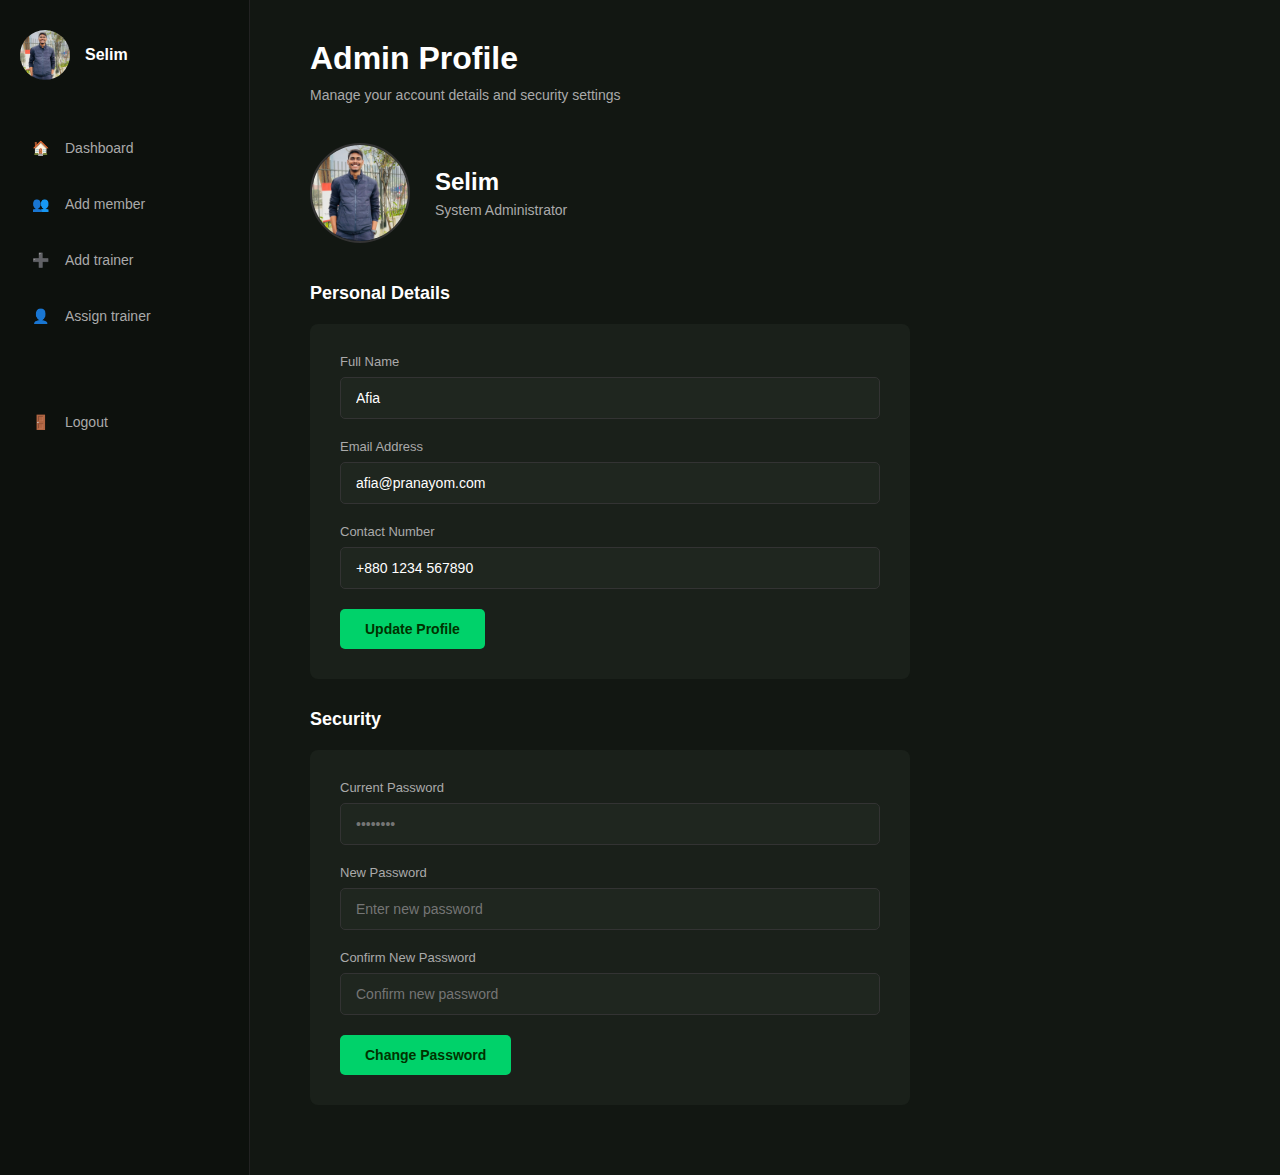
<file: admin/profile.html>
<!DOCTYPE html>
<html lang="en">
  <head>
    <meta charset="UTF-8" />
    <meta name="viewport" content="width=device-width, initial-scale=1.0" />
    <title>Admin Profile - Pranayom</title>
    <style>
      * {
        margin: 0;
        padding: 0;
        box-sizing: border-box;
        font-family: sans-serif;
      }

      body {
        background-color: #121712;
        color: white;
        display: flex;
        min-height: 100vh;
      }

      /* Sidebar */
      .sidebar {
        width: 250px;
        background-color: #0d110d;
        padding: 30px 20px;
        border-right: 1px solid #222;
      }

      .user-profile {
        display: flex;
        align-items: center;
        gap: 15px;
        margin-bottom: 50px;
      }

      .avatar {
        width: 50px;
        height: 50px;
        border-radius: 50%;
        background-color: #333;
        overflow: hidden;
      }

      .avatar img {
        width: 100%;
        height: 100%;
        object-fit: cover;
      }

      .user-name {
        font-weight: bold;
        font-size: 16px;
      }

      .menu {
        display: flex;
        flex-direction: column;
        gap: 20px;
      }

      .menu-item {
        display: flex;
        align-items: center;
        gap: 15px;
        color: #aaa;
        text-decoration: none;
        font-size: 14px;
        padding: 10px;
        border-radius: 5px;
        transition: 0.3s;
      }

      .menu-item:hover,
      .menu-item.active {
        background-color: #1f261f;
        color: white;
      }

      .icon {
        width: 20px;
        text-align: center;
      }

      /* Main Content */
      .main-content {
        flex: 1;
        padding: 40px 60px;
      }

      h1 {
        font-size: 32px;
        margin-bottom: 10px;
      }

      .subHeader {
        color: #aaa;
        font-size: 14px;
        margin-bottom: 40px;
      }

      .section-title {
        font-size: 18px;
        font-weight: bold;
        margin-bottom: 20px;
        color: #ffffff;
        margin-top: 30px;
      }

      /* Forms */
      .form-section {
        background-color: #1a201a;
        padding: 30px;
        border-radius: 8px;
        max-width: 600px;
        margin-bottom: 30px;
      }

      .form-group {
        margin-bottom: 20px;
      }

      .form-label {
        display: block;
        margin-bottom: 8px;
        color: #aaa;
        font-size: 13px;
      }

      .form-control {
        width: 100%;
        padding: 12px 15px;
        background-color: #1f261f;
        border: 1px solid #333;
        border-radius: 5px;
        color: white;
        font-size: 14px;
        outline: none;
      }

      .form-control:focus {
        border-color: #00d26a;
      }

      .action-btn {
        background-color: #00d26a;
        color: #003300;
        border: none;
        padding: 12px 25px;
        border-radius: 5px;
        font-weight: bold;
        cursor: pointer;
        font-size: 14px;
        transition: 0.3s;
      }

      .action-btn:hover {
        background-color: #00f07a;
      }

      /* Profile Header Large */
      .profile-header-large {
        display: flex;
        align-items: center;
        gap: 25px;
        margin-bottom: 40px;
      }

      .profile-pic-large {
        width: 100px;
        height: 100px;
        border-radius: 50%;
        background: linear-gradient(135deg, #2a2a2a 0%, #0d110d 100%);
        border: 2px solid #333;
        overflow: hidden;
      }

      .profile-pic-large img {
        width: 100%;
        height: 100%;
        object-fit: cover;
      }

      .profile-details-large h3 {
        font-size: 24px;
        margin-bottom: 5px;
      }

      .profile-details-large span {
        color: #aaa;
        font-size: 14px;
      }
    </style>
  </head>
  <body>
    <!-- Sidebar -->
    <div class="sidebar">
      <div
        class="user-profile"
        onclick="location.href='profile.html'"
        style="cursor: pointer"
      >
        <div class="avatar">
          <img src="../images/Image_1544.jpeg" alt="" />
        </div>
        <div class="user-name">Selim</div>
      </div>

      <div class="menu">
        <a href="dashboard.html" class="menu-item">
          <span class="icon">🏠</span> Dashboard
        </a>
        <a href="add_member.html" class="menu-item">
          <span class="icon">👥</span> Add member
        </a>
        <a href="add_trainer.html" class="menu-item">
          <span class="icon">➕</span> Add trainer
        </a>
        <a href="assign_trainer.html" class="menu-item">
          <span class="icon">👤</span> Assign trainer
        </a>
        <a href="login.html" class="menu-item" style="margin-top: 50px">
          <span class="icon">🚪</span> Logout
        </a>
      </div>
    </div>

    <!-- Main Content -->
    <div class="main-content">
      <h1>Admin Profile</h1>
      <div class="subHeader">
        Manage your account details and security settings
      </div>

      <div class="profile-header-large">
        <div class="profile-pic-large">
          <img src="../images/Image_1544.jpeg" alt="Afia" />
        </div>
        <div class="profile-details-large">
          <h3>Selim</h3>
          <span>System Administrator</span>
        </div>
      </div>

      <div class="section-title">Personal Details</div>
      <div class="form-section">
        <div class="form-group">
          <label class="form-label">Full Name</label>
          <input type="text" class="form-control" value="Afia" />
        </div>
        <div class="form-group">
          <label class="form-label">Email Address</label>
          <input type="email" class="form-control" value="afia@pranayom.com" />
        </div>
        <div class="form-group">
          <label class="form-label">Contact Number</label>
          <input type="text" class="form-control" value="+880 1234 567890" />
        </div>
        <button
          class="action-btn"
          onclick="alert('Profile Updated Successfully!')"
        >
          Update Profile
        </button>
      </div>

      <div class="section-title">Security</div>
      <div class="form-section">
        <div class="form-group">
          <label class="form-label">Current Password</label>
          <input type="password" class="form-control" placeholder="••••••••" />
        </div>
        <div class="form-group">
          <label class="form-label">New Password</label>
          <input
            type="password"
            class="form-control"
            placeholder="Enter new password"
          />
        </div>
        <div class="form-group">
          <label class="form-label">Confirm New Password</label>
          <input
            type="password"
            class="form-control"
            placeholder="Confirm new password"
          />
        </div>
        <button
          class="action-btn"
          onclick="alert('Password Changed Successfully!')"
        >
          Change Password
        </button>
      </div>
    </div>
  </body>
</html>
</file>
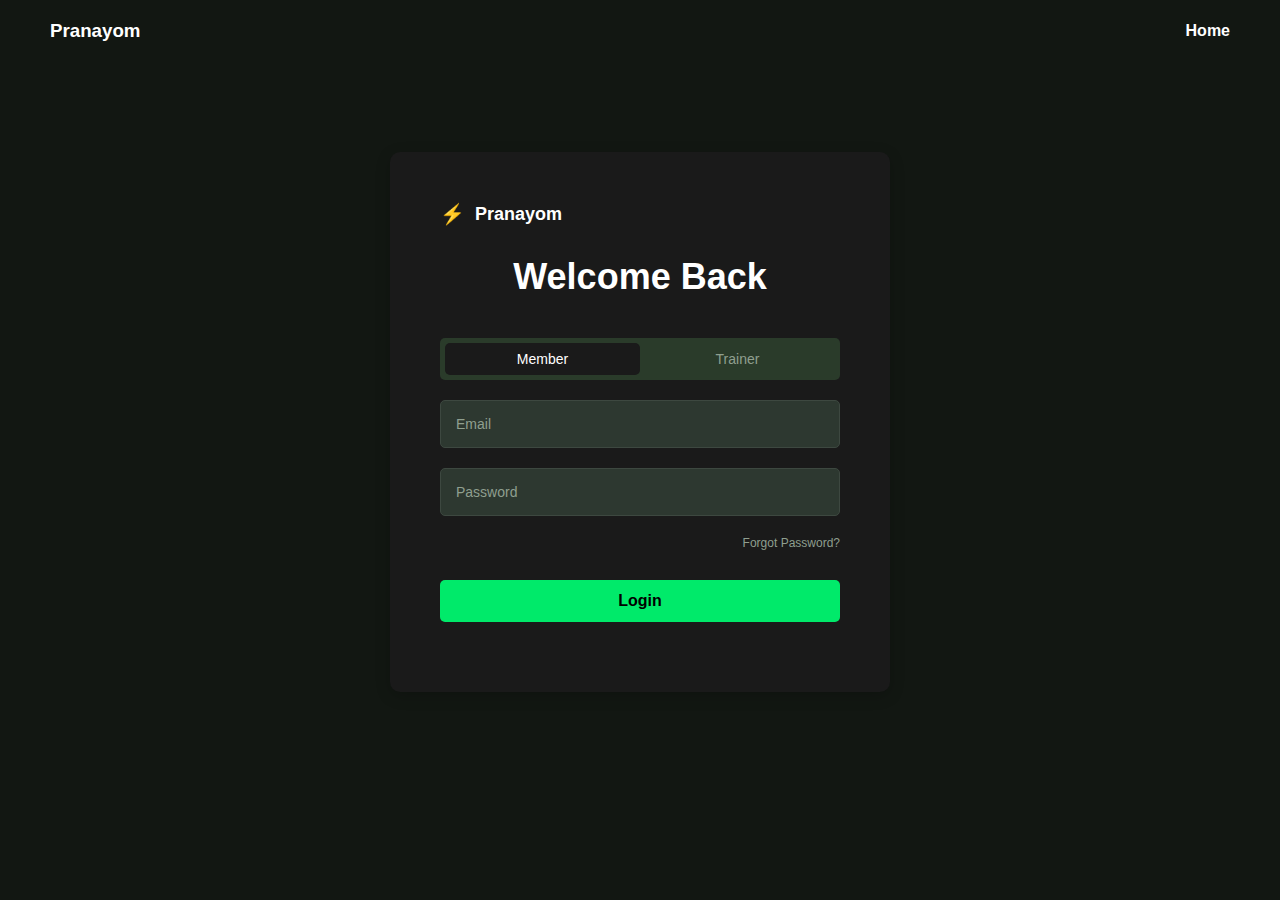
<file: html/login.html>
<!DOCTYPE html>
<html lang="en">
<head>
    <meta charset="UTF-8">
    <meta name="viewport" content="width=device-width, initial-scale=1.0">
    <title>Login - Pranayom</title>
    <link rel="stylesheet" href="../css/style.css">
    <style>
        /* Login Page Specific Styles - Dark Theme */
        body {
            background-color: #f0f2f5; 
        }

        .login-container {
            display: flex;
            justify-content: center;
            align-items: center;
            min-height: 80vh;
            background-color: #f0f2f5;
        }

        .login-box {
            background-color: #1a1a1a; /* Dark background */
            width: 500px;
            padding: 50px;
            border-radius: 10px;
            text-align: center;
            color: white;
            box-shadow: 0 4px 15px rgba(0,0,0,0.2);
        }

        .login-header {
            display: flex;
            align-items: center;
            margin-bottom: 30px;
        }

        .login-header h3 {
            margin-left: 10px;
            font-size: 18px;
        }

        .welcome-text {
            font-size: 36px;
            font-weight: bold;
            margin-bottom: 40px;
        }

        /* Toggle Switch */
        .role-toggle {
            display: flex;
            background-color: #333;
            border-radius: 25px;
            margin-bottom: 30px;
            position: relative;
            overflow: hidden;
            border: 1px solid #444;
        }

        .role-btn {
            flex: 1;
            padding: 10px;
            border: none;
            background: transparent;
            color: #888;
            cursor: pointer;
            font-weight: bold;
            transition: 0.3s;
            z-index: 1;
        }

        .role-btn.active {
            background-color: #222; /* Slightly Lighter or standard active look */
            color: white;
            box-shadow: inset 0 0 5px rgba(0,0,0,0.5); /* Just for effect */
        }
        
        /* Simulating the Pill slide effect with simple active styles for this basic requirement */
        .role-toggle .role-btn.active {
            background-color: #333; /* Keep same bg but change text? Or inverse? */
            color: white;
            background-image: linear-gradient(#333, #333); /* visual trick */
        }
        
        /* Better toggle style matching image more closely */
        .toggle-container {
            background-color: #2a3b2a; /* Dark Greenish Tint */
            border-radius: 5px;
            display: flex;
            padding: 5px;
            margin-bottom: 20px;
        }
        
        .toggle-btn {
            flex: 1;
            background: transparent;
            color: #8f9f8f;
            border: none;
            padding: 8px;
            cursor: pointer;
            border-radius: 5px;
            font-size: 14px;
        }
        
        .toggle-btn.active {
            background-color: #1a1a1a; /* Dark bg for active */
            color: white;
        }

        /* Inputs */
        .input-group {
            text-align: left;
            margin-bottom: 20px;
        }

        .input-group input {
            width: 100%;
            padding: 15px;
            background-color: #2d3830; /* Dark greenish input bg */
            border: 1px solid #3d4840;
            border-radius: 5px;
            color: white;
            font-size: 14px;
            outline: none;
        }
        
        .input-group input::placeholder {
            color: #8f9f8f;
        }

        .forgot-pass {
            text-align: right;
            font-size: 12px;
            color: #8f9f8f;
            margin-bottom: 30px;
            display: block;
            text-decoration: none;
        }

        .btn-login-main {
            width: 100%;
            padding: 12px;
            background-color: #00ea6a; /* Bright Green */
            color: black;
            border: none;
            border-radius: 5px;
            font-size: 16px;
            font-weight: bold;
            cursor: pointer;
        }

        .btn-login-main:hover {
            background-color: #00c25a;
        }
        
        /* Navbar overrides for dark page if needed, but we keep the mainContent structure */
    </style>
</head>
<body>
    <div class="mainContent" style="background-color: #121712;">
        <!-- Navbar -->
        <div class="navbar" style="background-color: #121712;">
            <div class="logo">
                <h3><a href="index.html" style="color: white;">Pranayom</a></h3>
            </div>
            <div class="list">
                <li><a href="index.html" style="color: white;">Home</a></li>
            </div>
        </div>

        <div class="secBox" style="background-color: #121712; min-height: 80vh; justify-content: center; align-items: center;">
            <div class="login-box">
                <div class="login-header">
                    <!-- icon placeholder -->
                    <span style="font-size: 20px;">⚡</span> 
                    <h3>Pranayom</h3>
                </div>

                <div class="welcome-text">Welcome Back</div>

                <!-- Toggle -->
                <div class="toggle-container">
                    <button class="toggle-btn active" id="btn-member" onclick="setRole('member')">Member</button>
                    <button class="toggle-btn" id="btn-trainer" onclick="setRole('trainer')">Trainer</button>
                </div>

                <div class="input-group">
                    <input type="email" id="email" placeholder="Email">
                </div>
                <div class="input-group">
                    <input type="password" id="password" placeholder="Password">
                </div>

                <a href="#" class="forgot-pass">Forgot Password?</a>

                <button class="btn-login-main" onclick="handleLogin()">Login</button>
                <p id="error-msg" style="color: #ff6b6b; font-size: 14px; margin-top: 15px; display: none;">Invalid Credentials</p>
                <p style="color: grey; font-size: 10px; margin-top: 20px;"></p>
            </div>
        </div>
    </div>

    <script>
        let currentRole = 'member';

        function setRole(role) {
            currentRole = role;
            document.getElementById('btn-member').classList.toggle('active', role === 'member');
            document.getElementById('btn-trainer').classList.toggle('active', role === 'trainer');
        }

        function handleLogin() {
            const email = document.getElementById('email').value;
            const password = document.getElementById('password').value;
            const errorMsg = document.getElementById('error-msg');

            // Simple simulation
            if (currentRole === 'member' && (email === 'member@test.com' || email === 'member') && password === 'member') {
                window.location.href = '#member-dashboard'; // Placeholder
                alert("Logged in as Member");
            } else if (currentRole === 'trainer' && (email === 'trainer@test.com' || email === 'trainer') && password === 'trainer') {
                window.location.href = '#trainer-dashboard'; // Placeholder
                alert("Logged in as Trainer");
            } else if (email === 'admin' && password === 'admin') {
                 window.location.href = '#admin'; // Backdoor
                 alert("Logged in as Admin");
            } else {
                errorMsg.style.display = 'block';
            }
        }
    </script>
</body>
</html>
</file>
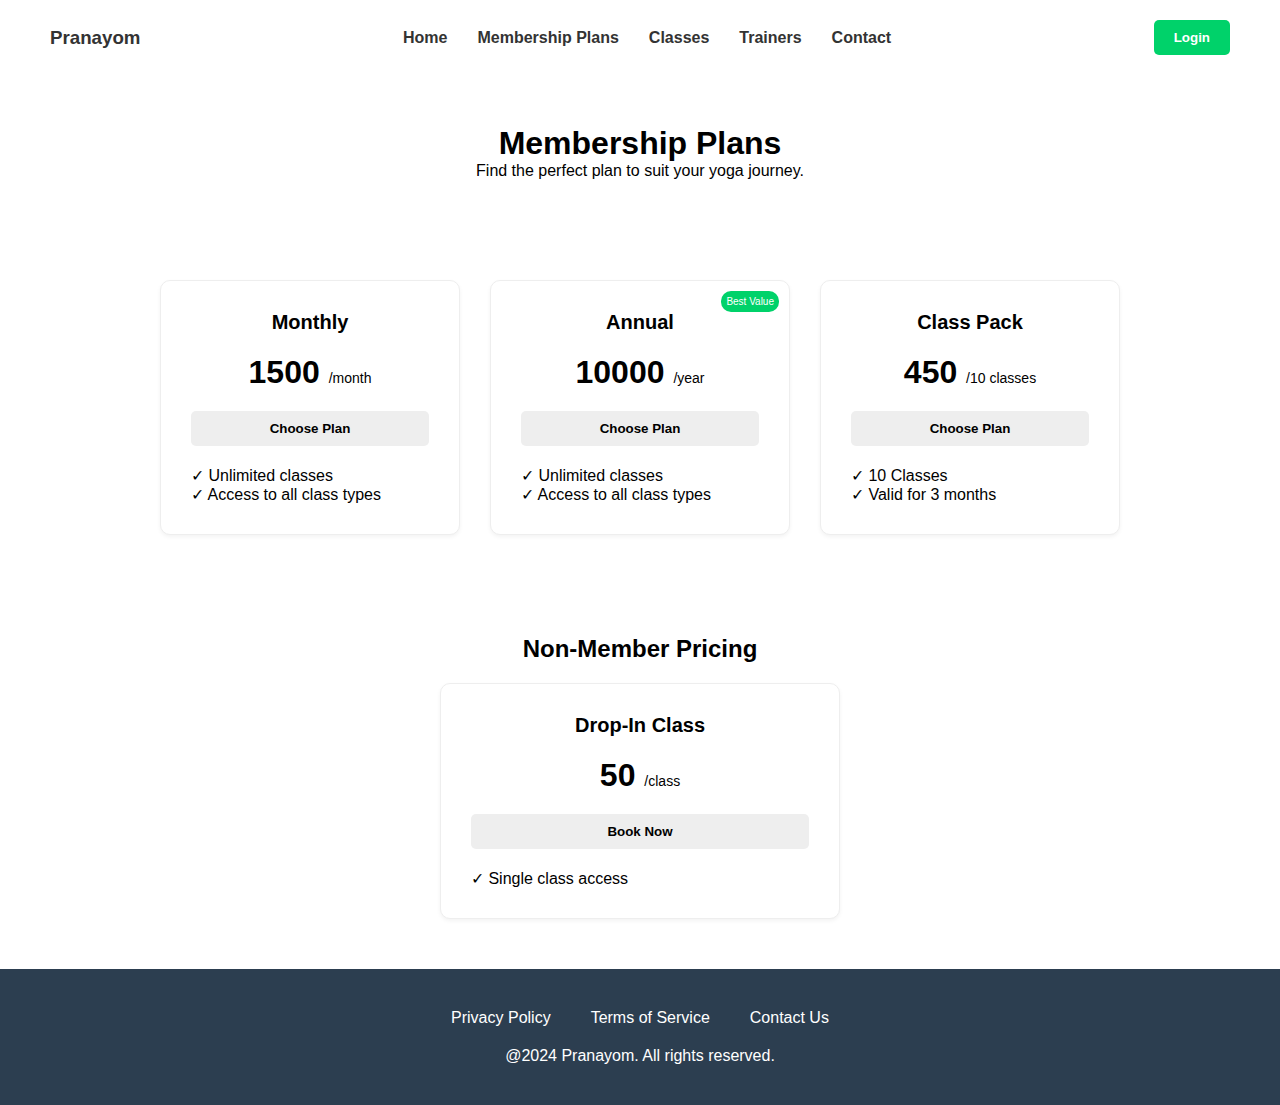
<file: html/membership.html>
<!DOCTYPE html>
<html lang="en">
<head>
    <meta charset="UTF-8">
    <meta name="viewport" content="width=device-width, initial-scale=1.0">
    <title>Membership Plans - Pranayom</title>
    <link rel="stylesheet" href="../css/style.css">
    <style>
        /* Membership Page Specific Styles */
        .page-header {
            text-align: center;
            padding: 50px 20px;
        }

        .page-header h1 {
            font-size: 36px;
            margin-bottom: 10px;
        }

        .pricing-container {
            display: flex;
            justify-content: center;
            gap: 30px;
            padding: 50px;
            flex-wrap: wrap;
        }

        .pricing-card {
            background-color: white;
            border: 1px solid #eee;
            border-radius: 10px;
            padding: 30px;
            width: 300px;
            position: relative;
            text-align: center;
            box-shadow: 0 2px 4px rgba(0,0,0,0.05);
        }

        .pricing-card h3 {
            font-size: 20px;
            margin-bottom: 10px;
        }

        .price {
            font-size: 32px;
            font-weight: bold;
            margin: 20px 0;
        }

        .btn-choose {
            width: 100%;
            padding: 10px;
            background-color: #eee;
            border: none;
            border-radius: 5px;
            cursor: pointer;
            font-weight: bold;
        }

        .non-member-section {
            text-align: center;
            padding: 50px;
        }
        
        .non-member-section h2 {
            margin-bottom: 20px;
        }
    </style>
</head>
<body>
    <div class="mainContent">
        <!-- Navbar -->
        <div class="navbar">
            <div class="logo">
                <h3><a href="index.html">Pranayom</a></h3>
            </div>
            <div class="list">
                <li><a href="index.html">Home</a></li>
                <li><a href="membership.html">Membership Plans</a></li>
                <li><a href="#">Classes</a></li>
                <li><a href="#">Trainers</a></li>
                <li><a href="#">Contact</a></li>
            </div>
            <button class="btn-login" onclick="window.location.href='login.html'">Login</button>
        </div>

        <div class="secBox">
            <div style="text-align: center; padding: 50px;">
                <h1>Membership Plans</h1>
                <p>Find the perfect plan to suit your yoga journey.</p>
            </div>

            <!-- Pricing Cards -->
            <div class="pricing-container">
                <!-- Monthly -->
                <div class="pricing-card">
                    <h3>Monthly</h3>
                    <div class="price">1500 <span style="font-size: 14px; font-weight: normal;">/month</span></div>
                    <button class="btn-choose">Choose Plan</button>
                    <ul style="text-align: left; list-style: none; margin-top: 20px;">
                        <li>✓ Unlimited classes</li>
                        <li>✓ Access to all class types</li>
                    </ul>
                </div>
                <!-- Annual -->
                <div class="pricing-card">
                    <div style="position: absolute; top: 10px; right: 10px; background: #00d26a; color: white; padding: 5px; border-radius: 10px; font-size: 10px;">Best Value</div>
                    <h3>Annual</h3>
                    <div class="price">10000 <span style="font-size: 14px; font-weight: normal;">/year</span></div>
                    <button class="btn-choose">Choose Plan</button>
                    <ul style="text-align: left; list-style: none; margin-top: 20px;">
                        <li>✓ Unlimited classes</li>
                        <li>✓ Access to all class types</li>
                    </ul>
                </div>
                <!-- Class Pack -->
                <div class="pricing-card">
                    <h3>Class Pack</h3>
                    <div class="price">450 <span style="font-size: 14px; font-weight: normal;">/10 classes</span></div>
                    <button class="btn-choose">Choose Plan</button>
                    <ul style="text-align: left; list-style: none; margin-top: 20px;">
                        <li>✓ 10 Classes</li>
                        <li>✓ Valid for 3 months</li>
                    </ul>
                </div>
            </div>

            <!-- Non-Member Pricing -->
            <div class="non-member-section">
                <h2>Non-Member Pricing</h2>
                <div class="pricing-card" style="margin: 0 auto; width: 100%; max-width: 400px;">
                    <h3>Drop-In Class</h3>
                    <div class="price">50 <span style="font-size: 14px; font-weight: normal;">/class</span></div>
                    <button class="btn-choose">Book Now</button>
                    <ul style="text-align: left; list-style: none; margin-top: 20px;">
                        <li>✓ Single class access</li>
                    </ul>
                </div>
            </div>
        </div>

        <footer>
            <div class="footer-links">
                <span>Privacy Policy</span>
                <span>Terms of Service</span>
                <span>Contact Us</span>
            </div>
            <p>@2024 Pranayom. All rights reserved.</p>
        </footer>
    </div>
</body>
</html>
</file>
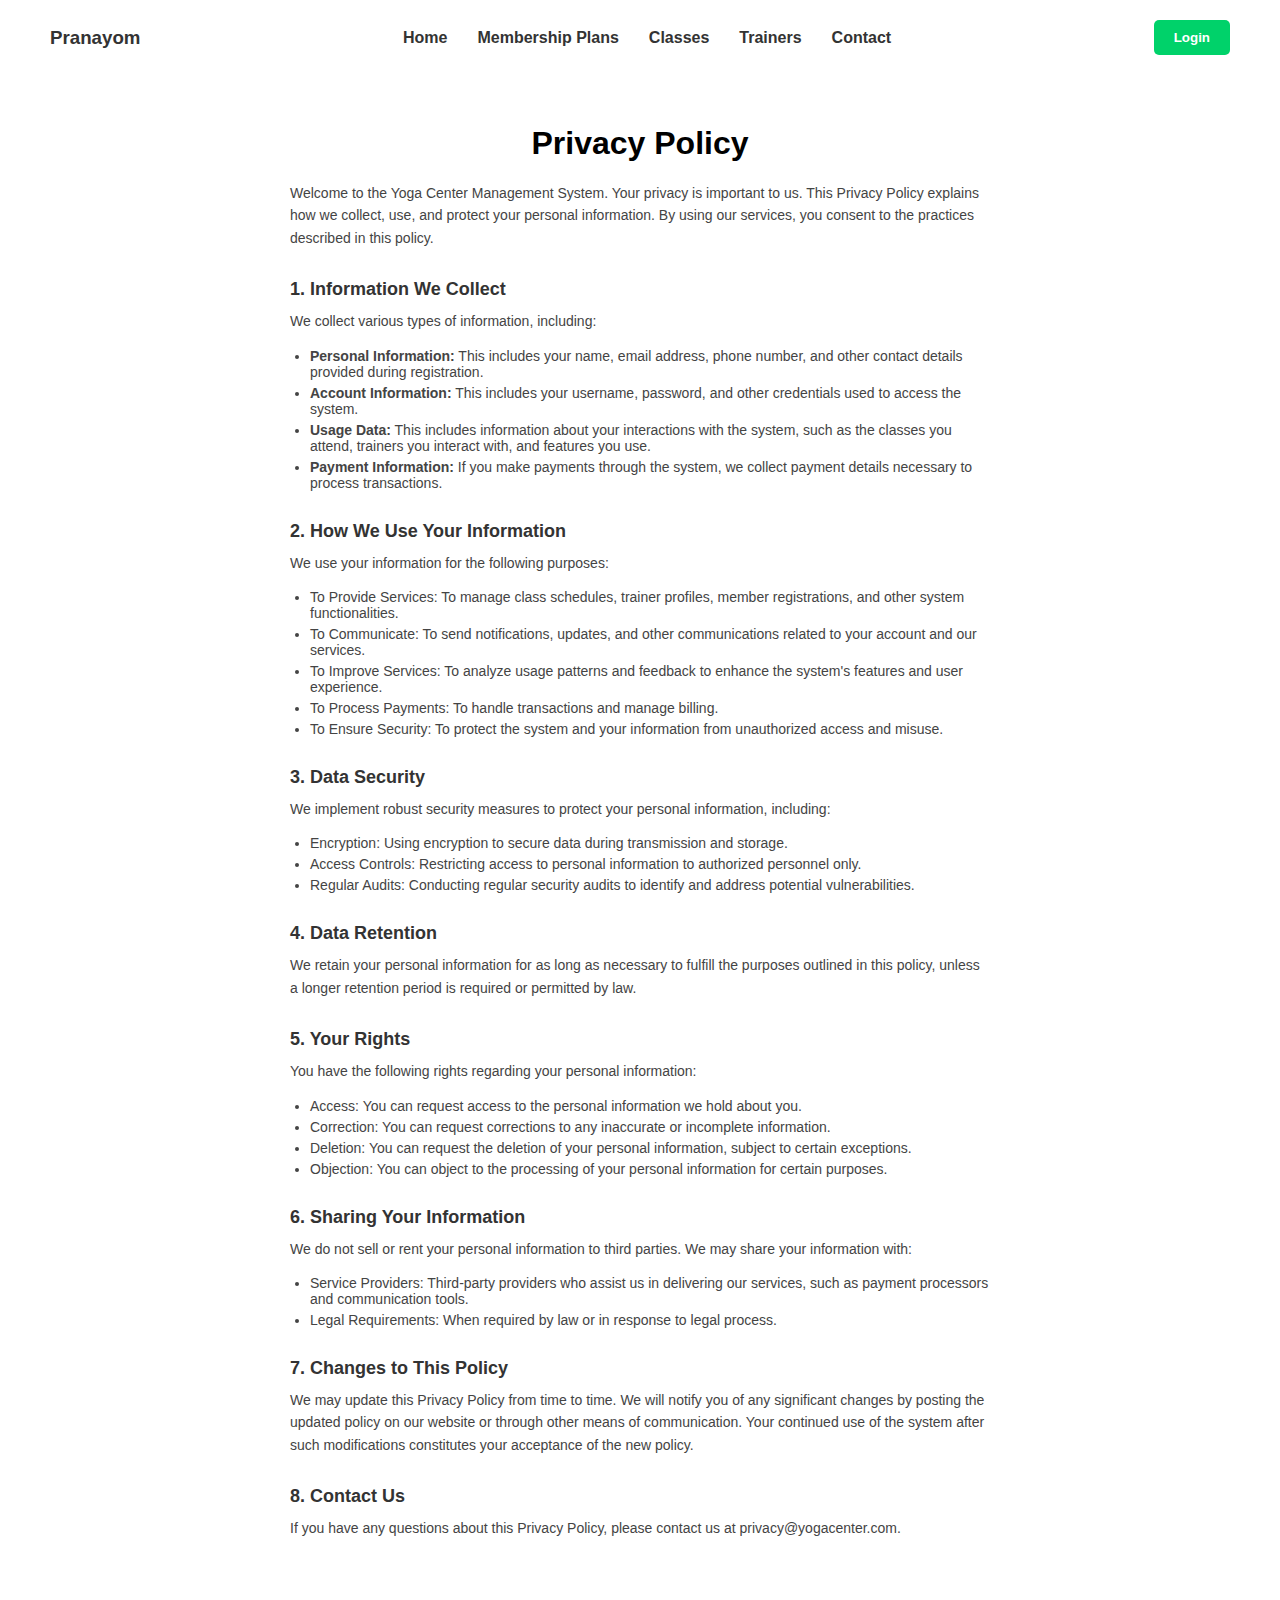
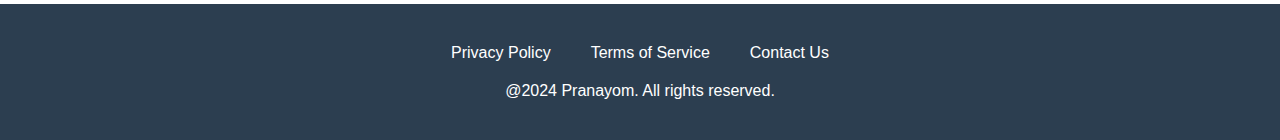
<file: html/policy.html>
<!DOCTYPE html>
<html lang="en">
<head>
    <meta charset="UTF-8">
    <meta name="viewport" content="width=device-width, initial-scale=1.0">
    <title>Privacy Policy - Pranayom</title>
    <link rel="stylesheet" href="../css/style.css">
    <style>
        .policy-container {
            max-width: 800px;
            margin: 0 auto;
            padding: 50px;
            background-color: white;
            text-align: left;
        }

        .policy-container h1 {
            font-size: 32px;
            margin-bottom: 20px;
            text-align: center;
        }

        .policy-container p {
            margin-bottom: 15px;
            line-height: 1.6;
            color: #444;
            font-size: 14px;
        }

        .policy-container h2 {
            font-size: 18px;
            margin-top: 30px;
            margin-bottom: 10px;
            color: #333;
        }
        
        .policy-container ul {
            margin-bottom: 15px;
            padding-left: 20px;
        }

        .policy-container li {
            margin-bottom: 5px;
            color: #444;
            font-size: 14px;
        }
    </style>
</head>
<body>
    <div class="mainContent">
        <!-- Navbar -->
        <div class="navbar">
            <div class="logo">
                <h3><a href="index.html">Pranayom</a></h3>
            </div>
            <div class="list">
                <li><a href="index.html">Home</a></li>
                <li><a href="membership.html">Membership Plans</a></li>
                <li><a href="#">Classes</a></li>
                <li><a href="#">Trainers</a></li>
                <li><a href="#">Contact</a></li>
            </div>
            <button class="btn-login" onclick="window.location.href='login.html'">Login</button>
        </div>

        <!-- Content -->
        <div class="secBox">
            <div class="policy-container">
                <h1>Privacy Policy</h1>
                <p>Welcome to the Yoga Center Management System. Your privacy is important to us. This Privacy Policy explains how we collect, use, and protect your personal information. By using our services, you consent to the practices described in this policy.</p>

                <h2>1. Information We Collect</h2>
                <p>We collect various types of information, including:</p>
                <ul>
                    <li><strong>Personal Information:</strong> This includes your name, email address, phone number, and other contact details provided during registration.</li>
                    <li><strong>Account Information:</strong> This includes your username, password, and other credentials used to access the system.</li>
                    <li><strong>Usage Data:</strong> This includes information about your interactions with the system, such as the classes you attend, trainers you interact with, and features you use.</li>
                    <li><strong>Payment Information:</strong> If you make payments through the system, we collect payment details necessary to process transactions.</li>
                </ul>

                <h2>2. How We Use Your Information</h2>
                <p>We use your information for the following purposes:</p>
                <ul>
                    <li>To Provide Services: To manage class schedules, trainer profiles, member registrations, and other system functionalities.</li>
                    <li>To Communicate: To send notifications, updates, and other communications related to your account and our services.</li>
                    <li>To Improve Services: To analyze usage patterns and feedback to enhance the system's features and user experience.</li>
                    <li>To Process Payments: To handle transactions and manage billing.</li>
                    <li>To Ensure Security: To protect the system and your information from unauthorized access and misuse.</li>
                </ul>

                <h2>3. Data Security</h2>
                <p>We implement robust security measures to protect your personal information, including:</p>
                <ul>
                    <li>Encryption: Using encryption to secure data during transmission and storage.</li>
                    <li>Access Controls: Restricting access to personal information to authorized personnel only.</li>
                    <li>Regular Audits: Conducting regular security audits to identify and address potential vulnerabilities.</li>
                </ul>

                <h2>4. Data Retention</h2>
                <p>We retain your personal information for as long as necessary to fulfill the purposes outlined in this policy, unless a longer retention period is required or permitted by law.</p>

                <h2>5. Your Rights</h2>
                <p>You have the following rights regarding your personal information:</p>
                <ul>
                    <li>Access: You can request access to the personal information we hold about you.</li>
                    <li>Correction: You can request corrections to any inaccurate or incomplete information.</li>
                    <li>Deletion: You can request the deletion of your personal information, subject to certain exceptions.</li>
                    <li>Objection: You can object to the processing of your personal information for certain purposes.</li>
                </ul>

                <h2>6. Sharing Your Information</h2>
                <p>We do not sell or rent your personal information to third parties. We may share your information with:</p>
                <ul>
                    <li>Service Providers: Third-party providers who assist us in delivering our services, such as payment processors and communication tools.</li>
                    <li>Legal Requirements: When required by law or in response to legal process.</li>
                </ul>

                <h2>7. Changes to This Policy</h2>
                <p>We may update this Privacy Policy from time to time. We will notify you of any significant changes by posting the updated policy on our website or through other means of communication. Your continued use of the system after such modifications constitutes your acceptance of the new policy.</p>

                <h2>8. Contact Us</h2>
                <p>If you have any questions about this Privacy Policy, please contact us at privacy@yogacenter.com.</p>
            </div>
        </div>

        <!-- Footer -->
        <footer>
            <div class="footer-links">
                <span><a href="policy.html" style="color: white; text-decoration: none;">Privacy Policy</a></span>
                <span>Terms of Service</span>
                <span>Contact Us</span>
            </div>
            <p>@2024 Pranayom. All rights reserved.</p>
        </footer>
    </div>
</body>
</html>
</file>
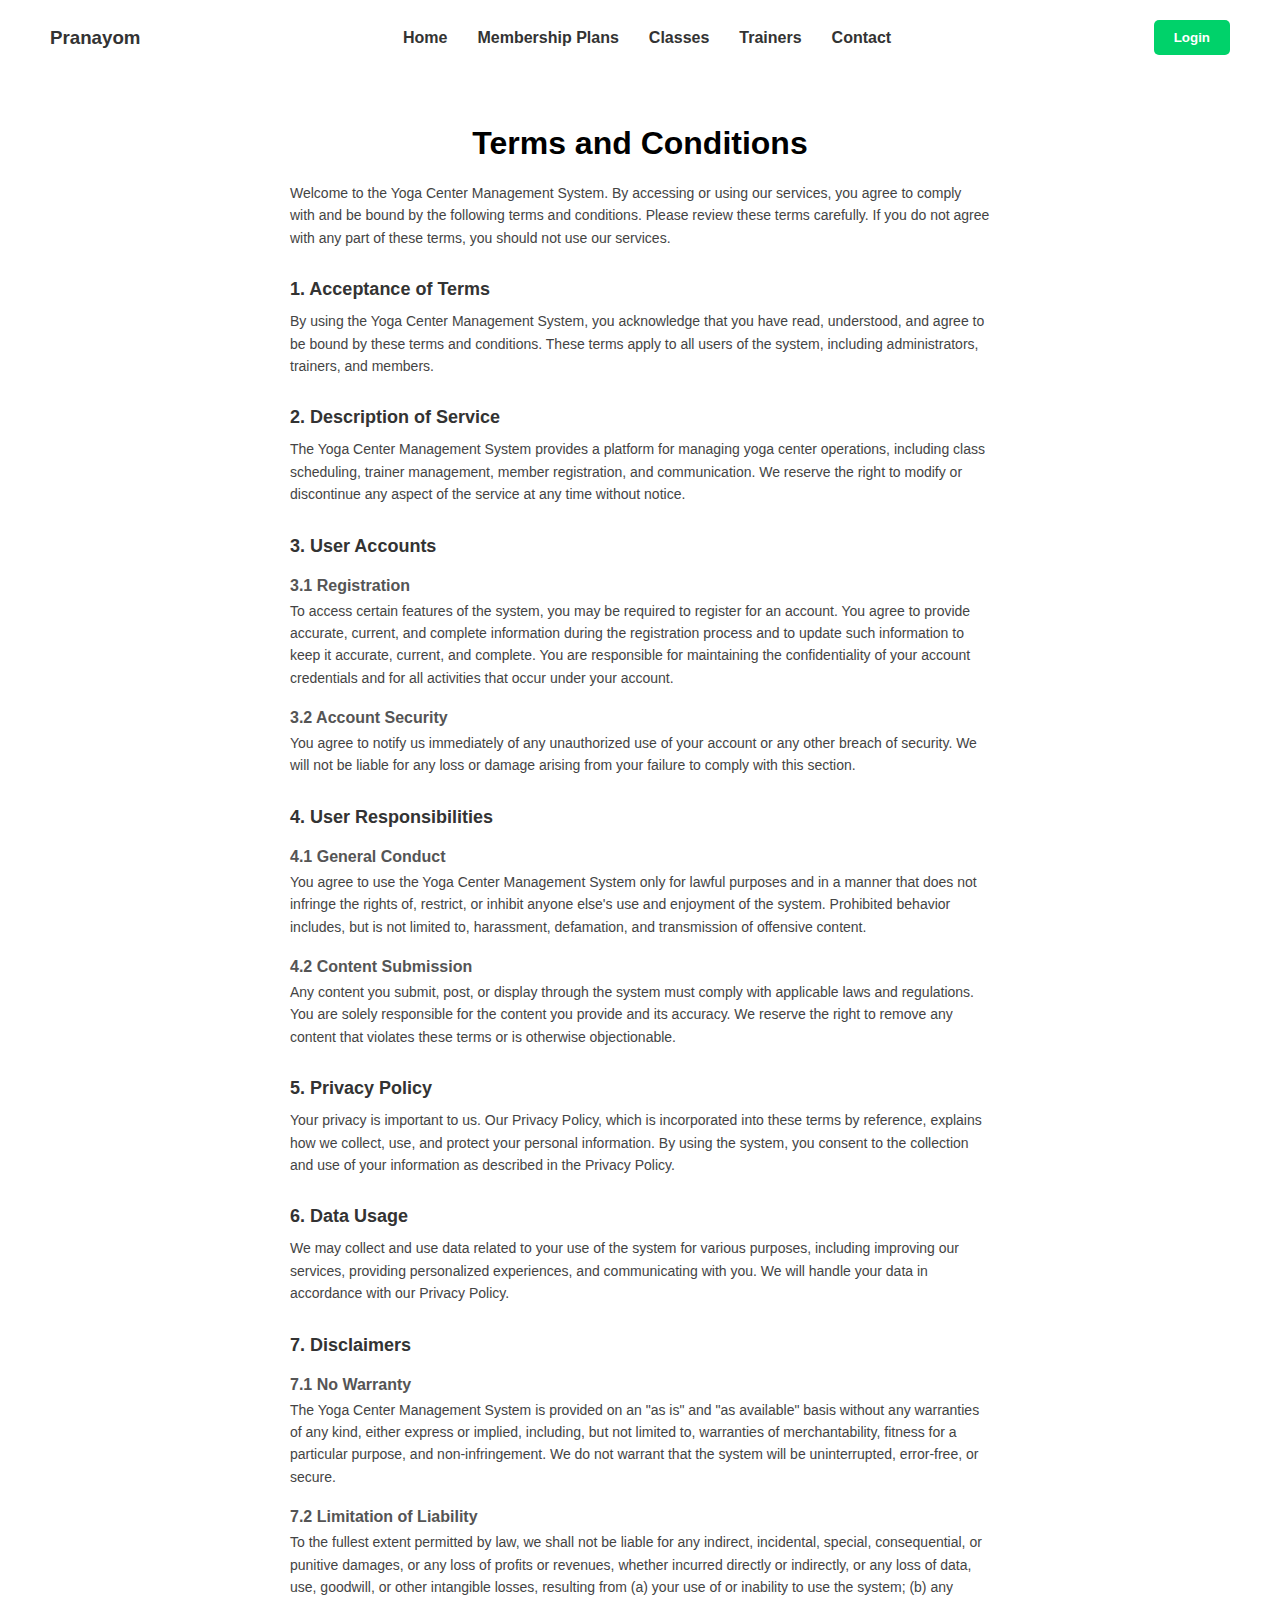
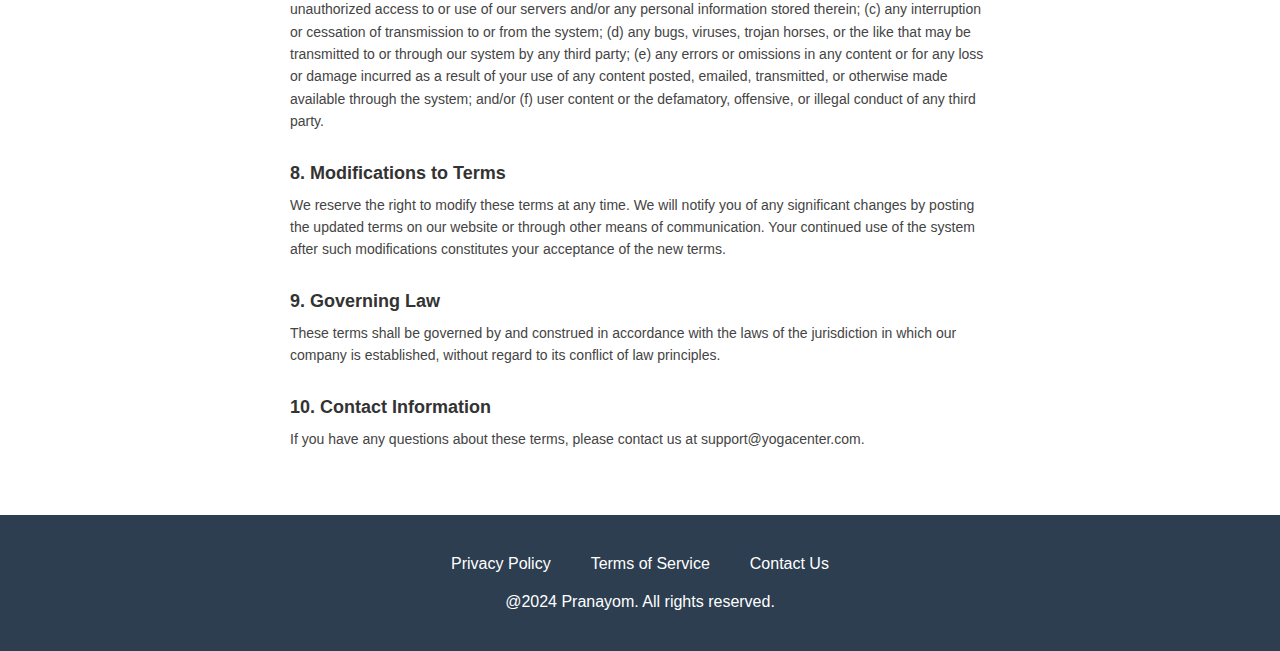
<file: html/terms.html>
<!DOCTYPE html>
<html lang="en">
<head>
    <meta charset="UTF-8">
    <meta name="viewport" content="width=device-width, initial-scale=1.0">
    <title>Terms and Conditions - Pranayom</title>
    <link rel="stylesheet" href="../css/style.css">
    <style>
        .terms-container {
            max-width: 800px;
            margin: 0 auto;
            padding: 50px;
            background-color: white;
            text-align: left;
        }

        .terms-container h1 {
            font-size: 32px;
            margin-bottom: 20px;
            text-align: center;
        }

        .terms-container p {
            margin-bottom: 15px;
            line-height: 1.6;
            color: #444;
            font-size: 14px;
        }

        .terms-container h2 {
            font-size: 18px;
            margin-top: 30px;
            margin-bottom: 10px;
            color: #333;
        }

        .terms-container h3 {
            font-size: 16px;
            margin-top: 20px;
            margin-bottom: 5px;
            color: #555;
            font-weight: bold;
        }
    </style>
</head>
<body>
    <div class="mainContent">
        <!-- Navbar -->
        <div class="navbar">
            <div class="logo">
                <h3><a href="index.html">Pranayom</a></h3>
            </div>
            <div class="list">
                <li><a href="index.html">Home</a></li>
                <li><a href="membership.html">Membership Plans</a></li>
                <li><a href="#">Classes</a></li>
                <li><a href="#">Trainers</a></li>
                <li><a href="#">Contact</a></li>
            </div>
            <button class="btn-login" onclick="window.location.href='login.html'">Login</button>
        </div>

        <!-- Content -->
        <div class="secBox">
            <div class="terms-container">
                <h1>Terms and Conditions</h1>
                <p>Welcome to the Yoga Center Management System. By accessing or using our services, you agree to comply with and be bound by the following terms and conditions. Please review these terms carefully. If you do not agree with any part of these terms, you should not use our services.</p>

                <h2>1. Acceptance of Terms</h2>
                <p>By using the Yoga Center Management System, you acknowledge that you have read, understood, and agree to be bound by these terms and conditions. These terms apply to all users of the system, including administrators, trainers, and members.</p>

                <h2>2. Description of Service</h2>
                <p>The Yoga Center Management System provides a platform for managing yoga center operations, including class scheduling, trainer management, member registration, and communication. We reserve the right to modify or discontinue any aspect of the service at any time without notice.</p>

                <h2>3. User Accounts</h2>
                <h3>3.1 Registration</h3>
                <p>To access certain features of the system, you may be required to register for an account. You agree to provide accurate, current, and complete information during the registration process and to update such information to keep it accurate, current, and complete. You are responsible for maintaining the confidentiality of your account credentials and for all activities that occur under your account.</p>
                
                <h3>3.2 Account Security</h3>
                <p>You agree to notify us immediately of any unauthorized use of your account or any other breach of security. We will not be liable for any loss or damage arising from your failure to comply with this section.</p>

                <h2>4. User Responsibilities</h2>
                <h3>4.1 General Conduct</h3>
                <p>You agree to use the Yoga Center Management System only for lawful purposes and in a manner that does not infringe the rights of, restrict, or inhibit anyone else's use and enjoyment of the system. Prohibited behavior includes, but is not limited to, harassment, defamation, and transmission of offensive content.</p>

                <h3>4.2 Content Submission</h3>
                <p>Any content you submit, post, or display through the system must comply with applicable laws and regulations. You are solely responsible for the content you provide and its accuracy. We reserve the right to remove any content that violates these terms or is otherwise objectionable.</p>

                <h2>5. Privacy Policy</h2>
                <p>Your privacy is important to us. Our Privacy Policy, which is incorporated into these terms by reference, explains how we collect, use, and protect your personal information. By using the system, you consent to the collection and use of your information as described in the Privacy Policy.</p>

                <h2>6. Data Usage</h2>
                <p>We may collect and use data related to your use of the system for various purposes, including improving our services, providing personalized experiences, and communicating with you. We will handle your data in accordance with our Privacy Policy.</p>

                <h2>7. Disclaimers</h2>
                <h3>7.1 No Warranty</h3>
                <p>The Yoga Center Management System is provided on an "as is" and "as available" basis without any warranties of any kind, either express or implied, including, but not limited to, warranties of merchantability, fitness for a particular purpose, and non-infringement. We do not warrant that the system will be uninterrupted, error-free, or secure.</p>

                <h3>7.2 Limitation of Liability</h3>
                <p>To the fullest extent permitted by law, we shall not be liable for any indirect, incidental, special, consequential, or punitive damages, or any loss of profits or revenues, whether incurred directly or indirectly, or any loss of data, use, goodwill, or other intangible losses, resulting from (a) your use of or inability to use the system; (b) any unauthorized access to or use of our servers and/or any personal information stored therein; (c) any interruption or cessation of transmission to or from the system; (d) any bugs, viruses, trojan horses, or the like that may be transmitted to or through our system by any third party; (e) any errors or omissions in any content or for any loss or damage incurred as a result of your use of any content posted, emailed, transmitted, or otherwise made available through the system; and/or (f) user content or the defamatory, offensive, or illegal conduct of any third party.</p>

                <h2>8. Modifications to Terms</h2>
                <p>We reserve the right to modify these terms at any time. We will notify you of any significant changes by posting the updated terms on our website or through other means of communication. Your continued use of the system after such modifications constitutes your acceptance of the new terms.</p>

                <h2>9. Governing Law</h2>
                <p>These terms shall be governed by and construed in accordance with the laws of the jurisdiction in which our company is established, without regard to its conflict of law principles.</p>

                <h2>10. Contact Information</h2>
                <p>If you have any questions about these terms, please contact us at support@yogacenter.com.</p>
            </div>
        </div>

        <!-- Footer -->
        <footer>
            <div class="footer-links">
                <span><a href="policy.html" style="color: white; text-decoration: none;">Privacy Policy</a></span>
                <span><a href="terms.html" style="color: white; text-decoration: none;">Terms of Service</a></span>
                <span>Contact Us</span>
            </div>
            <p>@2024 Pranayom. All rights reserved.</p>
        </footer>
    </div>
</body>
</html>
</file>
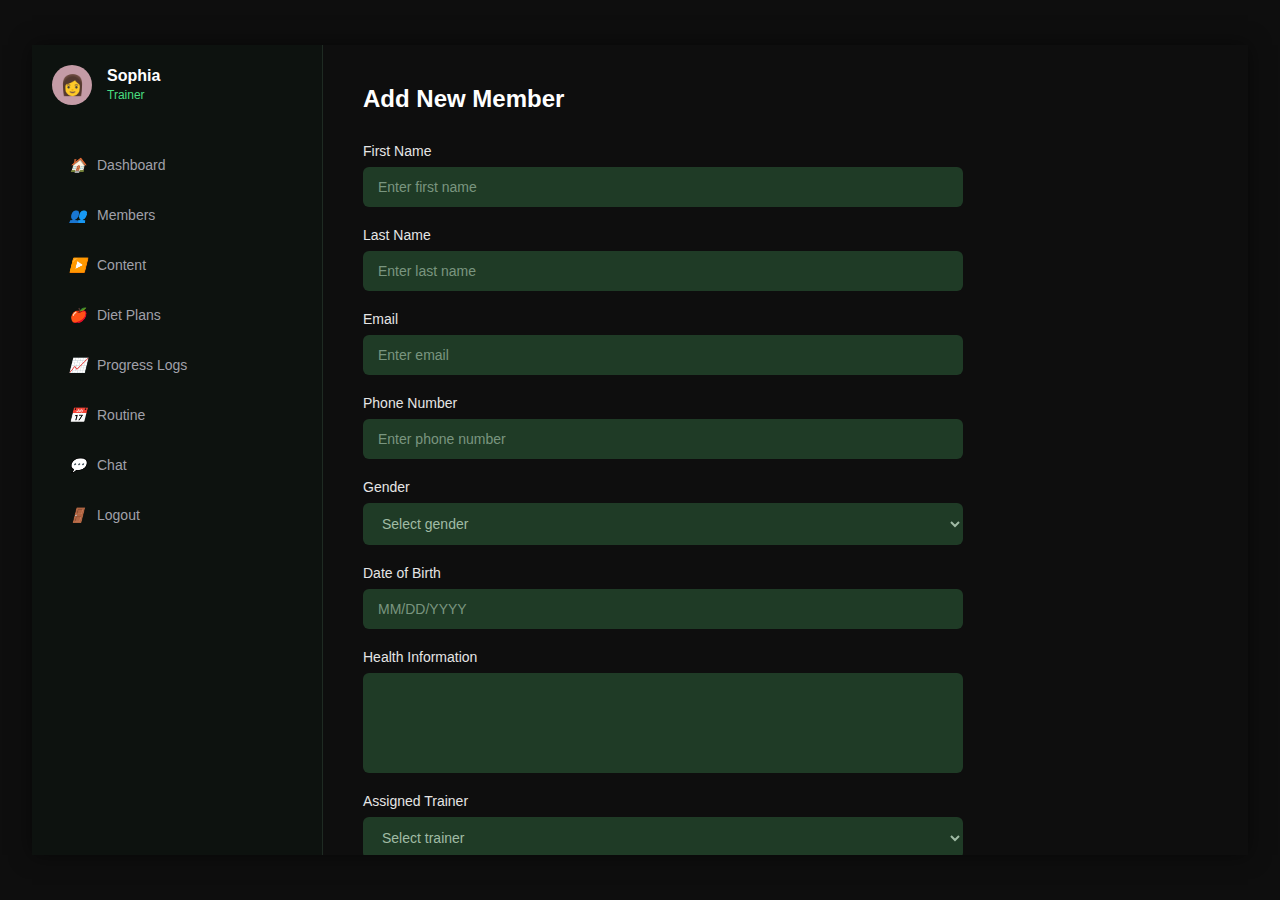
<file: trainer/add_member.html>
<!DOCTYPE html>
<html lang="en">

<head>
  <meta charset="UTF-8">
  <meta name="viewport" content="width=device-width, initial-scale=1.0">
  <title>Add New Member</title>
  <style>
    body {
      margin: 0;
      padding: 0;
      font-family: 'Segoe UI', Tahoma, Geneva, Verdana, sans-serif;
      background-color: #0e0e0e;
      color: #ffffff;
      height: 100vh;
      display: flex;
      justify-content: center;
      align-items: center;
    }

    .mainContainer {
      display: flex;
      width: 95%;
      height: 90vh;
      background-color: #121212;
      box-shadow: 0 0 20px rgba(0, 0, 0, 0.5);
    }

    /* Sidebar Styling (Same as Dashboard) */
    .sidebar {
      width: 250px;
      background-color: #0d120f;
      display: flex;
      flex-direction: column;
      padding: 20px;
      border-right: 1px solid #1f2b23;
    }

    .profile {
      display: flex;
      align-items: center;
      margin-bottom: 40px;
      gap: 15px;
    }

    .profile-pic {
      width: 40px;
      height: 40px;
      background-color: #c49ba6;
      border-radius: 50%;
      display: flex;
      justify-content: center;
      align-items: center;
      overflow: hidden;
    }

    .profile-pic img {
      width: 100%;
      height: 100%;
      object-fit: cover;
    }

    .profile-info h4 {
      margin: 0;
      font-size: 16px;
      color: #ffffff;
    }

    .profile-info span {
      font-size: 12px;
      color: #4ade80;
    }

    .menu {
      display: flex;
      flex-direction: column;
      gap: 10px;
    }

    .menu-item {
      display: flex;
      align-items: center;
      padding: 12px 15px;
      color: #a1a1aa;
      text-decoration: none;
      border-radius: 8px;
      font-size: 14px;
      transition: background-color 0.2s;
      cursor: pointer;
    }

    .menu-item:hover {
      color: #ffffff;
      background-color: #1a1f1c;
    }

    .menu-item.active {
      background-color: #262626;
      color: #ffffff;
      font-weight: 500;
    }

    .menu-item i {
      margin-right: 10px;
      width: 20px;
      text-align: center;
    }

    /* Form Content Styling */
    .mainContent {
      flex: 1;
      padding: 40px;
      overflow-y: auto;
      background-color: #0e0e0e;
      position: relative;
      /* For button positioning */
    }

    .form-header {
      margin-bottom: 30px;
    }

    .form-header h2 {
      margin: 0;
      font-size: 24px;
      font-weight: bold;
    }

    .form-group {
      margin-bottom: 20px;
      display: flex;
      flex-direction: column;
    }

    .form-label {
      display: block;
      margin-bottom: 8px;
      color: #e5e5e5;
      font-size: 14px;
      font-weight: 500;
    }

    .form-input,
    .form-select,
    .form-textarea {
      width: 100%;
      max-width: 600px;
      padding: 12px 15px;
      background-color: #1f3b26;
      /* Dark green background */
      border: none;
      border-radius: 6px;
      color: #a0bba5;
      /* Lighter green/grey text placeholder style */
      font-size: 14px;
      outline: none;
      box-sizing: border-box;
      /* Ensure padding doesnt overflow width */
    }

    .form-input::placeholder,
    .form-textarea::placeholder {
      color: #a0bba5;
      opacity: 0.7;
    }

    .form-input:focus,
    .form-select:focus,
    .form-textarea:focus {
      background-color: #25462d;
    }

    .form-textarea {
      height: 100px;
      resize: none;
    }

    .btn-submit-container {
      display: flex;
      justify-content: flex-end;
      max-width: 600px;
      /* Align with inputs */
      margin-top: 30px;
      margin-bottom: 30px;
    }

    .btn-submit {
      background-color: #22c55e;
      /* Bright green */
      color: #000000;
      border: none;
      padding: 10px 25px;
      border-radius: 6px;
      font-weight: bold;
      cursor: pointer;
      font-size: 14px;
    }

    .btn-submit:hover {
      background-color: #4ade80;
    }
  </style>
</head>

<body>

  <div class="mainContainer">
    <!-- Sidebar -->
    <div class="sidebar">
      <div class="profile" onclick="window.location.href='profile.html'" style="cursor: pointer;">
        <div class="profile-pic">
          <span style="font-size: 20px;">👩</span>
        </div>
        <div class="profile-info">
          <h4>Sophia</h4>
          <span>Trainer</span>
        </div>
      </div>

      <div class="menu">
        <div class="menu-item" onclick="window.location.href='dashboard.html'">
          <i>🏠</i> Dashboard
        </div>
        <div class="menu-item" onclick="window.location.href='members.html'">
          <i>👥</i> Members
        </div>
        <div class="menu-item" onclick="window.location.href='content.html'">
          <i>▶️</i> Content
        </div>
        <div class="menu-item" onclick="window.location.href='diet_plan.html'">
          <i>🍎</i> Diet Plans
        </div>
        <div class="menu-item" onclick="window.location.href='progress_logs.html'">
          <i>📈</i> Progress Logs
        </div>
        <div class="menu-item" onclick="window.location.href='routine.html'">
          <i>📅</i> Routine
        </div>
        <div class="menu-item" onclick="window.location.href='chat.html'">
          <i>💬</i> Chat
        </div>
        <div class="menu-item" style="margin-top: auto;" onclick="window.location.href='../html/index.html'">
          <i>🚪</i> Logout
        </div>
      </div>
    </div>

    <!-- Main Content -->
    <div class="mainContent">
      <div class="form-header">
        <h2>Add New Member</h2>
      </div>

      <form>
        <div class="form-group">
          <label class="form-label">First Name</label>
          <input type="text" class="form-input" placeholder="Enter first name">
        </div>

        <div class="form-group">
          <label class="form-label">Last Name</label>
          <input type="text" class="form-input" placeholder="Enter last name">
        </div>

        <div class="form-group">
          <label class="form-label">Email</label>
          <input type="email" class="form-input" placeholder="Enter email">
        </div>

        <div class="form-group">
          <label class="form-label">Phone Number</label>
          <input type="text" class="form-input" placeholder="Enter phone number">
        </div>

        <div class="form-group">
          <label class="form-label">Gender</label>
          <select class="form-select" style="color: #a0bba5;">
            <option value="" disabled selected>Select gender</option>
            <option value="male">Male</option>
            <option value="female">Female</option>
            <option value="other">Other</option>
          </select>
        </div>

        <div class="form-group">
          <label class="form-label">Date of Birth</label>
          <input type="text" class="form-input" placeholder="MM/DD/YYYY">
        </div>

        <div class="form-group">
          <label class="form-label">Health Information</label>
          <textarea class="form-textarea"></textarea>
        </div>

        <div class="form-group">
          <label class="form-label">Assigned Trainer</label>
          <select class="form-select" style="color: #a0bba5;">
            <option value="" disabled selected>Select trainer</option>
            <option value="sophia">Sophia</option>
            <option value="alex">Alex</option>
          </select>
        </div>

        <div class="btn-submit-container">
          <button type="button" class="btn-submit" onclick="alert('Member Added!')">Add Member</button>
        </div>
      </form>
    </div>
  </div>

</body>

</html>
</file>
<file: style.css>
/* Basic Style - No Variables */
* {
    margin: 0;
    padding: 0;
    box-sizing: border-box;
    font-family: sans-serif;
}

body {
    width: 100%;
    margin: auto;
}

/* Navbar */
.navbar {
    display: flex;
    justify-content: space-between;
    align-items: center;
    padding: 20px 50px;
    background-color: white;
}

.logo a {
    text-decoration: none;
    color: inherit;
    cursor: pointer;
}

.list {
    display: flex;
    gap: 30px;
}

.list li {
    list-style: none;
}

.list a {
    text-decoration: none;
    color: #333;
    font-weight: bold;
}

.btn-login {
    background-color: #00d26a;
    color: white;
    padding: 10px 20px;
    border: none;
    border-radius: 5px;
    cursor: pointer;
    font-weight: bold;
}

.stars {
    color: #ffd700; /* Gold color for stars */
    font-size: 20px;
    margin-bottom: 10px;
}

/* Hero Section */
.hero {
    position: relative;
    width: 100%;
    height: 500px;
    display: flex;
    justify-content: center;
    align-items: center;
    color: white;
    text-align: center;
    background-color: #333; /* Fallback */
}

.hero img {
    position: absolute;
    width: 100%;
    height: 100%;
    object-fit: cover;
    z-index: 1;
    opacity: 0.8;
}

.hero-content {
    position: relative;
    z-index: 2;
    max-width: 600px;
}

.hero-content h1 {
    font-size: 48px;
    margin-bottom: 20px;
}

.btn-cta {
    background-color: #00d26a;
    color: white;
    padding: 15px 30px;
    border: none;
    border-radius: 5px;
    font-size: 16px;
    cursor: pointer;
    margin-top: 20px;
}

/* About Section */
.about {
    padding: 50px;
    text-align: center;
    max-width: 800px;
    margin: auto;
}

.about h2 {
    margin-bottom: 20px;
}

/* Offerings Section */
.offerings {
    padding: 50px;
    background-color: #f9f9f9;
}

.offerings h2 {
    text-align: center;
    margin-bottom: 40px;
}

.cards-container {
    display: flex;
    justify-content: center;
    gap: 30px;
    flex-wrap: wrap;
}

.card {
    background-color: white;
    width: 300px;
    border-radius: 10px;
    overflow: hidden;
    box-shadow: 0 4px 6px rgba(0,0,0,0.1);
}

.card img {
    width: 100%;
    height: 200px;
    object-fit: cover;
}

.card-content {
    padding: 20px;
}

.card-content h3 {
    margin-bottom: 10px;
}

/* Testimonials */
.testimonials {
    padding: 50px;
}

.testimonials h2 {
    text-align: center;
    margin-bottom: 40px;
}

.review {
    max-width: 600px;
    margin: 20px auto;
    padding: 20px;
    border: 1px solid #eee;
    border-radius: 10px;
}

.review-header {
    display: flex;
    align-items: center;
    gap: 15px;
    margin-bottom: 10px;
}

.review-header img {
    width: 50px;
    height: 50px;
    border-radius: 50%;
}

/* Footer */
footer {
    background-color: #2c3e50;
    color: white;
    padding: 40px;
    text-align: center;
}

.footer-links {
    display: flex;
    justify-content: center;
    gap: 40px;
    margin-bottom: 20px;
}

/* Membership Page Styles */
.page-header {
    text-align: center;
    padding: 50px 20px;
}

.page-header h1 {
    font-size: 36px;
    margin-bottom: 10px;
}

.pricing-container {
    display: flex;
    justify-content: center;
    gap: 30px;
    padding: 0 50px 50px 50px;
    flex-wrap: wrap;
}

.pricing-card {
    background-color: white;
    border: 1px solid #eee;
    border-radius: 10px;
    padding: 30px;
    width: 300px;
    box-shadow: 0 2px 4px rgba(0,0,0,0.05);
    position: relative;
}

.pricing-card h3 {
    font-size: 20px;
    margin-bottom: 10px;
}

.price {
    font-size: 32px;
    font-weight: bold;
    margin-bottom: 20px;
}

.period {
    font-size: 14px;
    font-weight: normal;
    color: #666;
}

.btn-choose {
    width: 100%;
    padding: 10px;
    background-color: #f0f0f0;
    border: none;
    border-radius: 5px;
    cursor: pointer;
    font-weight: bold;
    margin-bottom: 20px;
}

.features {
    list-style: none;
    text-align: left;
}

.features li {
    margin-bottom: 10px;
    font-size: 14px;
    color: #444;
}

.best-value {
    position: absolute;
    top: 10px;
    right: 10px;
    background-color: #00d26a;
    color: white;
    padding: 5px 10px;
    font-size: 10px;
    border-radius: 20px;
    font-weight: bold;
}

.non-member-section {
    max-width: 1000px;
    margin: 0 auto 50px auto;
    padding: 0 50px;
}

.non-member-section h2 {
    margin-bottom: 20px;
}

.wide-card {
    width: 100%;
    max-width: 400px;
}

.cta-section {
    text-align: center;
    padding: 80px 20px;
    background-color: white;
}
</file>
<file: css/style.css>
/* Student Style CSS */
* {
    margin: 0;
    padding: 0;
    box-sizing: border-box;
    font-family: sans-serif;
}

body {
    background-color: #f9f9f9;
}

.mainContent {
    background-color: azure; /* As per sample */
    width: 100%; /* Or fixed if they insist, but 100% is better for landing */
    min-height: 100vh;
    margin: auto;
    display: flex;
    flex-direction: column;
}

/* Navbar matches sample structure */
.navbar {
    display: flex;
    flex-direction: row;
    justify-content: space-between;
    align-items: center;
    padding: 20px 50px;
    background-color: white;
}

.navbar a {
    text-decoration: none;
    color: #333;
    font-weight: bold;
}

.list {
    display: flex;
    justify-content: space-around;
    gap: 30px;
}

.list li {
    list-style: none;
}

.list a {
    color: #333;
}

/* Section Box for Content */
.secBox {
    background-color: white;
    width: 100%;
    display: flex;
    flex-direction: column;
    padding: 0; 
}

/* Hero Section */
.hero {
    position: relative;
    width: 100%;
    height: 500px;
    display: flex;
    justify-content: center;
    align-items: center;
    color: white;
    text-align: center;
    background-color: #333;
}

.hero img {
    position: absolute;
    width: 100%;
    height: 100%;
    object-fit: cover;
    z-index: 1;
    opacity: 0.8;
}

.hero-content {
    position: relative;
    z-index: 2;
    max-width: 600px;
}

.hero-content h1 {
    font-size: 48px;
    margin-bottom: 20px;
}

.btn-cta, .btn-login {
    background-color: #00d26a; /* Green */
    color: white;
    padding: 10px 20px;
    border: none;
    border-radius: 5px;
    cursor: pointer;
    font-weight: bold;
}

.btn-cta {
    padding: 15px 30px;
    font-size: 16px;
    margin-top: 20px;
}

/* Cards & Layouts */
.cardBox {
    display: flex;
    justify-content: center;
    gap: 30px;
    flex-wrap: wrap;
    padding: 50px;
}

.cardBox1, .card {
    background-color: white;
    width: 300px;
    border-radius: 5px;
    box-shadow: 0 4px 6px rgba(0,0,0,0.1);
    overflow: hidden;
    margin-bottom: 20px;
}

.card img {
    width: 100%;
    height: 200px;
    object-fit: cover;
}

.card-content, .details {
    padding: 20px;
}

/* Testimonials */
.testimonials {
    padding: 50px;
    text-align: center;
}

.review {
    max-width: 600px;
    margin: 20px auto;
    padding: 20px;
    border: 1px solid #eee;
    border-radius: 10px;
    background: white;
}

.review-header {
    display: flex;
    align-items: center;
    gap: 15px;
    margin-bottom: 10px;
}

.design {
    /* Avatar circle style */
    background-color: #536ffe;
    border-radius: 50%;
    height: 40px;
    width: 40px;
    display: flex;
    justify-content: center;
    align-items: center;
    font-weight: bold;
    color: white;
}

.stars {
    color: #ffd700;
}

/* Footer */
footer {
    background-color: #2c3e50;
    color: white;
    padding: 40px;
    text-align: center;
    margin-top: auto;
}

.footer-links {
    display: flex;
    justify-content: center;
    gap: 40px;
    margin-bottom: 20px;
}

/* CSS cleaned up: Page specific styles moved to HTML files */
</file>
